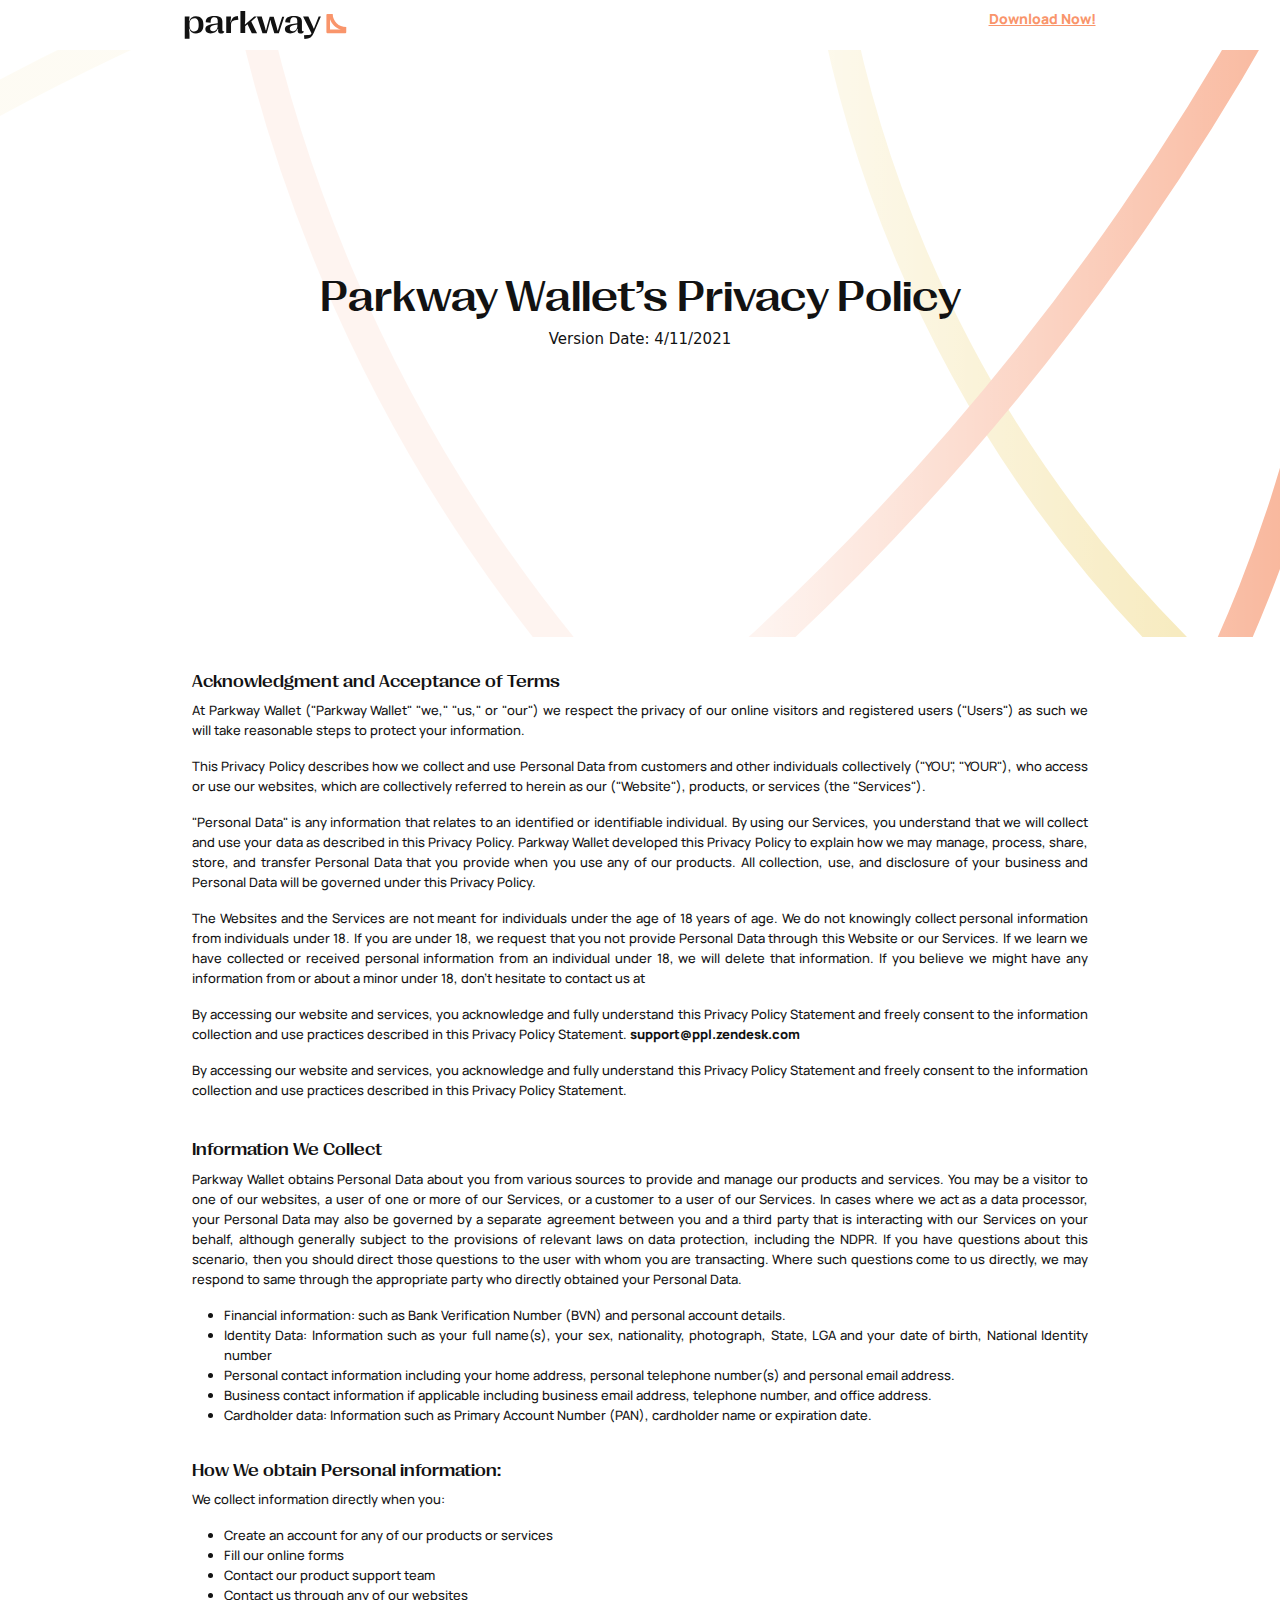
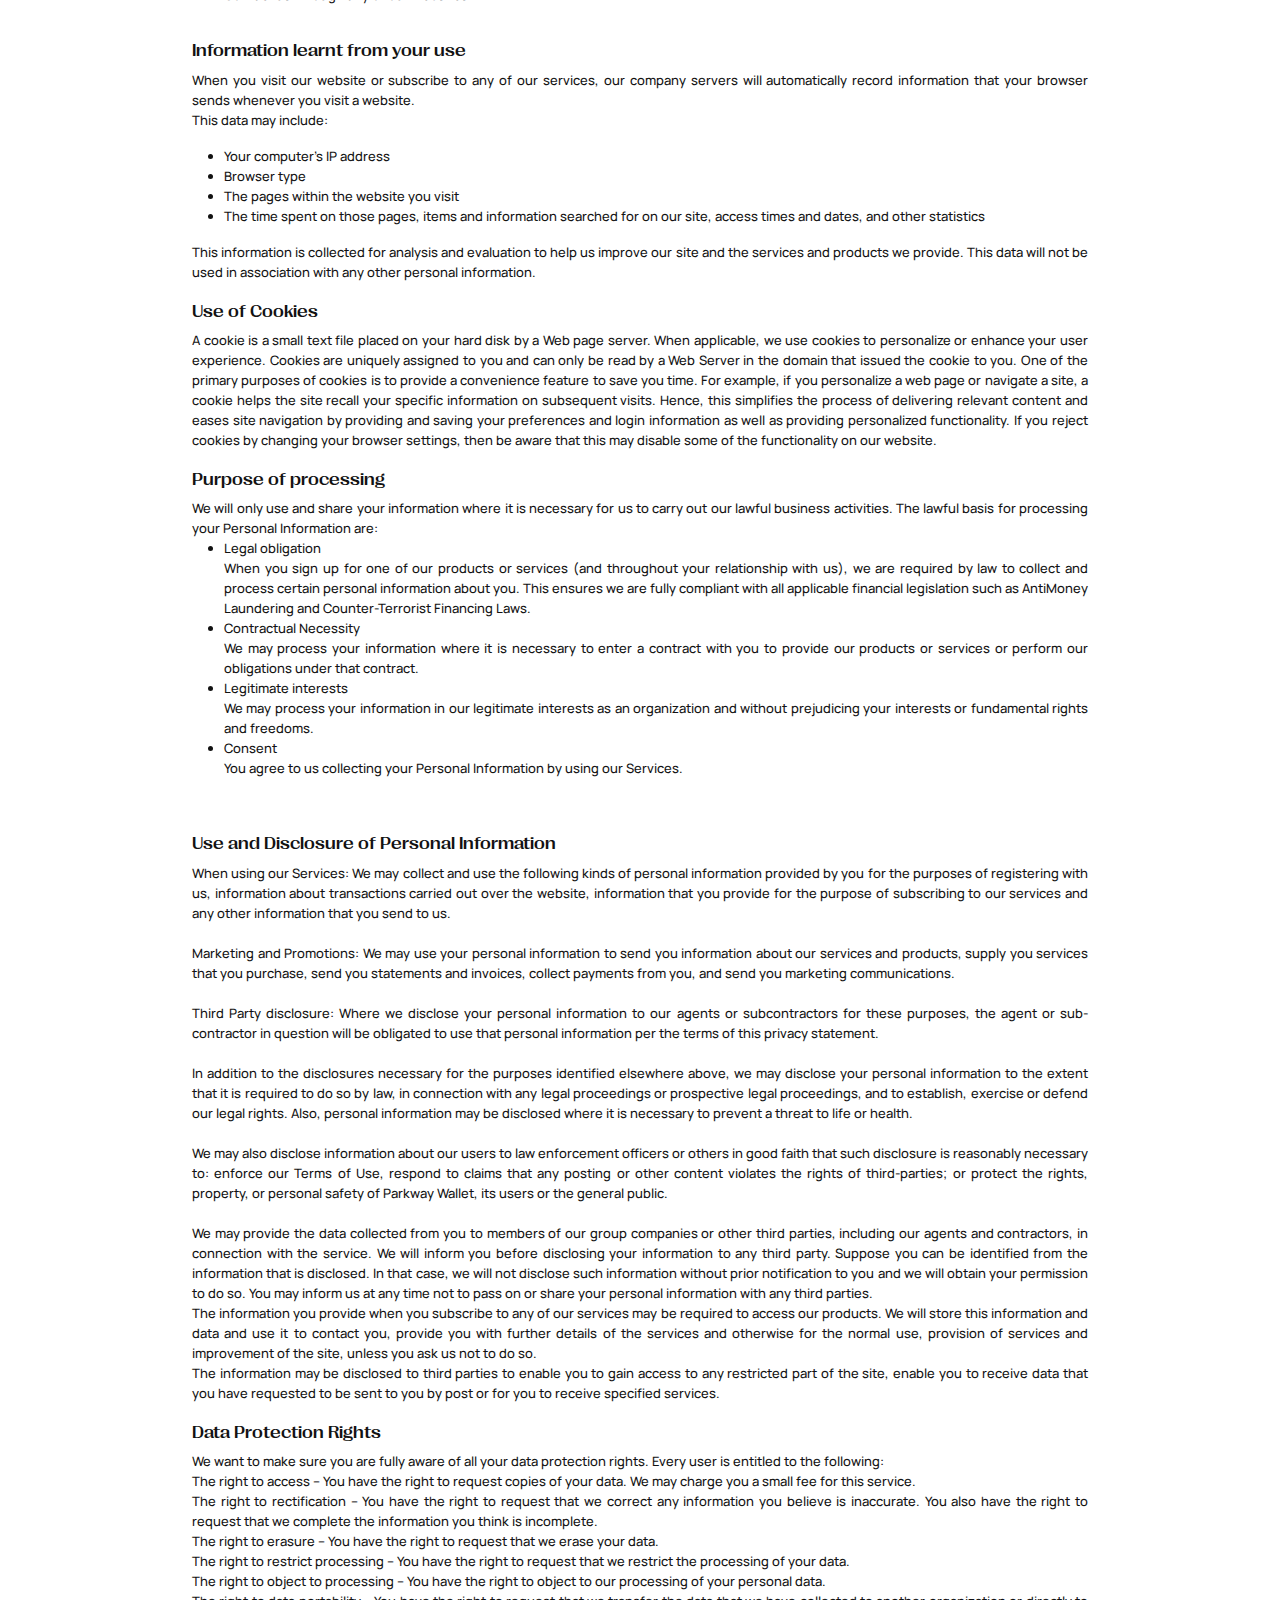
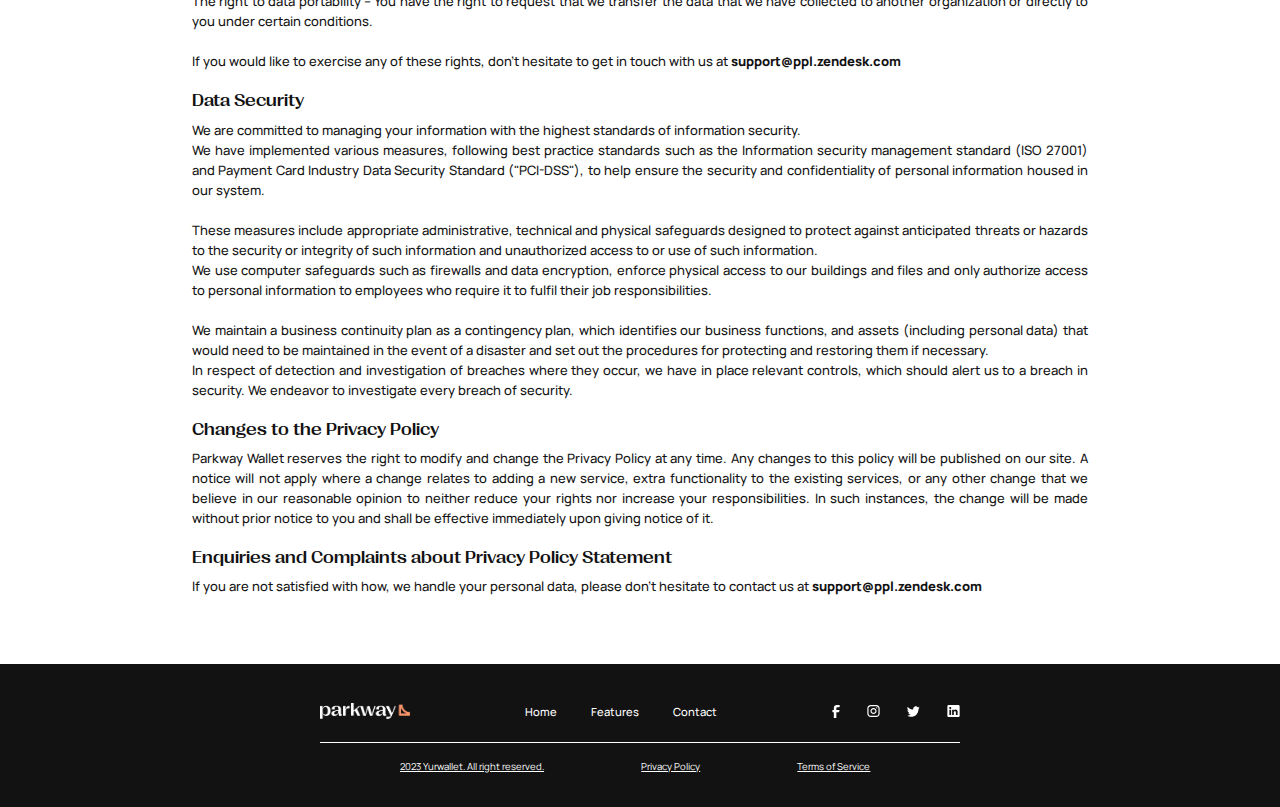
<file: policy.html>
<!DOCTYPE html>
<html lang="en">

<head>
    <meta charset="UTF-8">
    <meta name="viewport" content="width=device-width, initial-scale=1.0">
    <title>Privacy Policy</title>
    <link href="https://fonts.googleapis.com/css2?family=Manrope:wght@400;500;600;700;800&family=Nunito:wght@200;300;400;500;700&family=Roboto:wght@100;400&display=swap" rel="stylesheet">
    <link rel="stylesheet" href="https://cdn.jsdelivr.net/npm/bootstrap@5.3.0-alpha1/dist/css/bootstrap.min.css">
    <link rel="stylesheet" href="policy.css">
</head>
<body>

    <nav id="mainNavbar" class="navbar navbar-dark navbar-expand-md py-0 px-3 fixed-top">
        <div class="items">
            <img src="images\logo2.svg" alt="" class="logo">
           <a href="./landing page.html#download-box" class="download">Download Now!</a> 
        </div>
    </nav>
    <section class="bgimg">
        <div class="overlay">
            <h1>Parkway Wallet’s Privacy Policy</h1>
            <p>Version Date: 4/11/2021</p>
        </div>
    </section>
    <div class="bod">
        <div class="bodd">
            <h5>Acknowledgment and Acceptance of Terms</h5>
            <p>At Parkway Wallet ("Parkway Wallet" "we," "us," or "our") we respect the privacy of our online visitors and registered 
            users ("Users") as such we will take reasonable steps to protect your information.</p>
    
            <p>This Privacy Policy describes how we collect and use Personal 
            Data from customers and other individuals collectively ("YOU", "YOUR"),
            who access or use our websites, which are collectively
             referred to herein as our ("Website"), products, or services (the "Services").</p>
    
            <p>"Personal Data" is any information that relates to an identified or identifiable individual. By using our Services, you understand that we will collect and use your data as described in this Privacy Policy. Parkway Wallet developed this Privacy Policy to explain how we may manage, process, share, store, and transfer Personal Data that you provide when you use any of our products. 
            All collection, use, and disclosure of your business and Personal 
            Data will be governed under this Privacy Policy. </p>
    
           <p>The Websites and the Services are not meant for individuals under the age of 18 years of age. We do not knowingly collect personal information from individuals under 18. If you are under 18, we request that you not provide Personal Data through this Website or our Services. If we learn we have collected or received personal information from an individual under 18, we will delete that information. If you believe we might have any 
            information from or about a minor under 18, don't hesitate to contact us at</p>
        
            <p>By accessing our website and services, you acknowledge and fully understand this Privacy Policy Statement and freely consent to the information collection and use practices 
            described in this Privacy Policy Statement. <a href="support@ppl.zendesk.com" style="text-decoration:none;">support@ppl.zendesk.com</a> </p>
       
            <p>By accessing our website and services, you acknowledge and fully understand this Privacy Policy Statement and freely consent to the information collection 
            and use practices described in this Privacy Policy Statement.</p>
        </div>
    </div><br>
    
    <div class="bod">
        <div class="bodd">
            <h5>Information We Collect</h5>
            <p>Parkway Wallet obtains Personal Data about you from various sources to provide and manage our products and services. You may be a visitor to one of our websites, a user of one or more of our Services, or a customer to a user of our Services. In cases where we act as a data processor, your Personal Data may also be governed by a separate agreement between you and a third party that is interacting with our Services on your behalf, although generally subject to the provisions of relevant laws on data protection, including the NDPR. If you have questions about this scenario, then you should direct those questions to the user with whom you are transacting. Where such questions come to us directly, 
            we may respond to same through the appropriate party who directly obtained your Personal Data.</p>
                
            <ul>
                <li>Financial information: such as Bank Verification Number (BVN) and personal account details.</li>
                <li>Identity Data: Information such as your full name(s), your sex, nationality, photograph, State, LGA and your date of birth, National Identity number</li>
                <li>Personal contact information including your home address, personal telephone number(s) and personal email address.</li>
                <li>Business contact information if applicable including business email address, telephone number, and office address.</li>
                <li>Cardholder data: Information such as Primary Account Number (PAN), cardholder name or expiration date.</li>
            </ul><br>
        </div>
    </div>

    <div class="bod">
        <div class="bodd">
            <h5>How We obtain Personal information:</h5>
            <p>We collect information directly when you:</p>
            <ul>
               <li>Create an account for any of our products or services</li>
               <li>Fill our online forms</li>
               <li>Contact our product support team</li>
               <li>Contact us through any of our websites</li>
            </ul><br>
        </div>
    </div>

    <div class="bod">
        <div class="bodd">
            <h5>Information learnt from your use</h5>
           <p> When you visit our website or subscribe to any of our services, our company servers will automatically record 
            information that your browser sends whenever you visit a website. <br>
            This data may include:</p>
            <ul>
              <li>Your computer's IP address</li>
              <li>Browser type</li>
              <li>The pages within the website you visit</li>
              <li>The time spent on those pages, items and information searched for on our site,
               access times and dates, and other statistics</li>
            </ul>
            This information is collected for analysis and evaluation to help us improve our site and the services and products we provide. 
            This data will not be used in association with any other personal information.<br><br>
        </div>
    </div>
    
    <div class="bod">
        <div class="bodd">
            <h5>Use of Cookies</h5>
            A cookie is a small text file placed on your hard disk by a Web page server. 
            When applicable, we use cookies to personalize or enhance your user experience. 
            Cookies are uniquely assigned to you and can only be read by a Web Server in the domain that issued the cookie to you. One of the primary purposes of cookies is to provide a convenience feature to save you time. For example, if you personalize a web page or navigate a site, a cookie helps the site recall your specific information on subsequent visits. Hence, this simplifies the process of delivering relevant content and eases site navigation by providing and saving your preferences and login information as well as providing personalized functionality. If you reject cookies by changing your browser settings, 
            then be aware that this may disable some of the functionality on our website.<br><br>
        </div>
    </div>
        
    <div class="bod">
        <div class="bodd">
            <h5>Purpose of processing</h5>
            We will only use and share your information where 
            it is necessary for us to carry out our lawful business activities. 
            The lawful basis for processing your Personal Information are:
            <ul>
            <li>Legal obligation</li> 
            When you sign up for one of our products or services (and throughout your relationship with us), 
            we are required by law to collect and process certain personal information about you. 
            This ensures we are fully compliant with all applicable financial legislation
            such as AntiMoney Laundering and Counter-Terrorist Financing Laws.
            <li>Contractual Necessity</li>
            We may process your information where it is necessary to enter a contract with you to provide our products or services or perform our obligations under that contract.
            <li>Legitimate interests</li>
            We may process your information in our legitimate interests as an organization and without prejudicing your interests or fundamental rights and freedoms.
            <li>Consent</li>
            You agree to us collecting your Personal Information by using our Services.
            </ul><br><br>
        </div>
    </div>

    <div class="bod">
        <div class="bodd">
            <h5>Use and Disclosure of Personal Information</h5>
            When using our Services: We may collect and use the following kinds of personal information provided by you for the purposes of registering with us, information about transactions carried out over the website, information that you provide for the purpose of subscribing to our services and any other information that you send to us.<br><br>

            Marketing and Promotions: We may use your personal information to send you information about our services and products, supply you services that you purchase, send you statements and invoices, collect payments from you, and send you marketing communications.<br><br>
            
            Third Party disclosure: Where we disclose your personal information to our agents or subcontractors for these purposes, the agent or sub-contractor in question will be obligated to use that personal information per the terms of this privacy statement.<br><br>
            
            In addition to the disclosures necessary for the purposes identified elsewhere above, we may disclose your personal information to the extent that it is required to do so by law, in connection with any legal proceedings or prospective legal proceedings, and to establish, exercise or defend our legal rights. Also, personal information may be disclosed where it is necessary to prevent a threat to life or health.<br><br>
            We may also disclose information about our users to law enforcement officers or others in good faith that such disclosure is reasonably necessary to: enforce our Terms of Use, respond to claims that any posting or other content violates the rights of third-parties; or protect the rights, property, or personal safety of Parkway Wallet, its users or the general public.<br><br>
            
            We may provide the data collected from you to members of our group companies or other third parties, including our agents and contractors, in connection with the service. We will inform you before disclosing your information to any third party. Suppose you can be identified from the information that is disclosed. In that case, we will not disclose such information without prior notification to you and we will obtain your permission to do so. You may inform us at any time not to pass on or share your personal information with any third parties.<br>
            The information you provide when you subscribe to any of our services may be required to access our products. We will store this information and data and use it to contact you, provide you with further details of the services and otherwise for the normal use, provision of services and improvement of the site, unless you ask us not to do so.<br>
            The information may be disclosed to third parties to enable you to gain access to any restricted part of the site, enable you to receive data that you have requested to be sent to you by post or for you to receive specified services.<br><br>
        </div>
    </div>

    <div class="bod">
        <div class="bodd">
            <h5>Data Protection Rights</h5>
            We want to make sure you are fully aware of all your data protection rights.
            Every user is entitled to the following: <br>

            The right to access – You have the right to request copies of your data. We may charge you a small fee for this service.<br>

            The right to rectification – You have the right to request that we correct any information you believe is inaccurate. 
            You also have the right to request that we complete the information you think is incomplete.<br>

            The right to erasure – You have the right to request that we erase your data.<br>

            The right to restrict processing – You have the right to request that we restrict the
            processing of your data.<br>

            The right to object to processing – You have the right to object to our processing of your personal data.<br>

            The right to data portability – You have the right to request that we transfer the data that we have 
            collected to another organization or directly to you under certain conditions.<br><br>

            If you would like to exercise any of these rights, don't hesitate to get in touch with us at
            <a href="support@ppl.zendesk.com" style="text-decoration: none;">support@ppl.zendesk.com</a><br><br>
        </div>
    </div>

    <div class="bod">   
        <div class="bodd">
            <h5>Data Security</h5>
            We are committed to managing your information with the highest standards of information security.<br>
            We have implemented various measures, following best practice standards such as the Information security management standard (ISO 27001) and Payment Card Industry Data Security Standard ("PCI-DSS"), 
            to help ensure the security and confidentiality of personal information housed in our system.<br><br>

            These measures include appropriate administrative, technical and physical safeguards designed to 
            protect against anticipated threats or hazards to the security or 
            integrity of such information and unauthorized access to or use of such information.<br>
            We use computer safeguards such as firewalls and data encryption, enforce physical access to our buildings and 
            files and only authorize access to personal information 
            to employees who require it to fulfil their job responsibilities.<br><br>

            We maintain a business continuity plan as a contingency plan, which identifies our business functions, and 
            assets (including personal data) that would need to be maintained in the event of a disaster and 
            set out the procedures for protecting and restoring them if necessary.<br>
            In respect of detection and investigation of breaches where they occur, 
            we have in place relevant controls, which should alert us to a breach in security. 
            We endeavor to investigate every breach of security.<br><br>
        </div>
    </div>

    <div class="bod">   
        <div class="bodd">
            <h5>Changes to the Privacy Policy</h5>
            Parkway Wallet reserves the right to modify and change the Privacy Policy at any time. 
            Any changes to this policy will be published on our site.
            A notice will not apply where a change relates to adding a new service, extra functionality to the existing services, or any other change that we believe in our reasonable opinion to neither reduce your rights nor increase your responsibilities. In such instances, the change will be made 
            without prior notice to you and shall be effective immediately upon giving notice of it.<br><br>
        </div>
    </div>

    <div class="bod">   
        <div class="bodd">
            <h5>Enquiries and Complaints about Privacy Policy Statement</h5>
            If you are not satisfied with how, we handle your personal data, 
            please don't hesitate to contact us at 
            <a href="support@ppl.zendesk.com" style="text-decoration: none;">support@ppl.zendesk.com</a><br><br>
        </div>
    </div>

    <section class="footer">
        <div class="connect">
           <img src="images/logo.png" alt="" class="logo2">
           <div class="contact">
              <a href="./landing page.html">Home</a>
              <a href="./landing page.html#features">Features</a>
              <a href="./landing page.html#contact">Contact</a>
            </div>
            <div class="socials">
                <img src="./images/fb.svg" alt="" class="fb">
                <img src="./images/ig.svg" alt="" class="">
                <img src="./images/twitter.svg" alt="">
                <img src="./images/linkedin.svg" alt="">
            </div>
        </div>
        <div class="docs">
           <a href="">2023 Yurwallet. All right reserved.</a>
           <a href="./policy.html">Privacy Policy</a>
           <a href="./tos.html">Terms of Service</a>
        </div>
    </section>
</body>
</html>
</file>
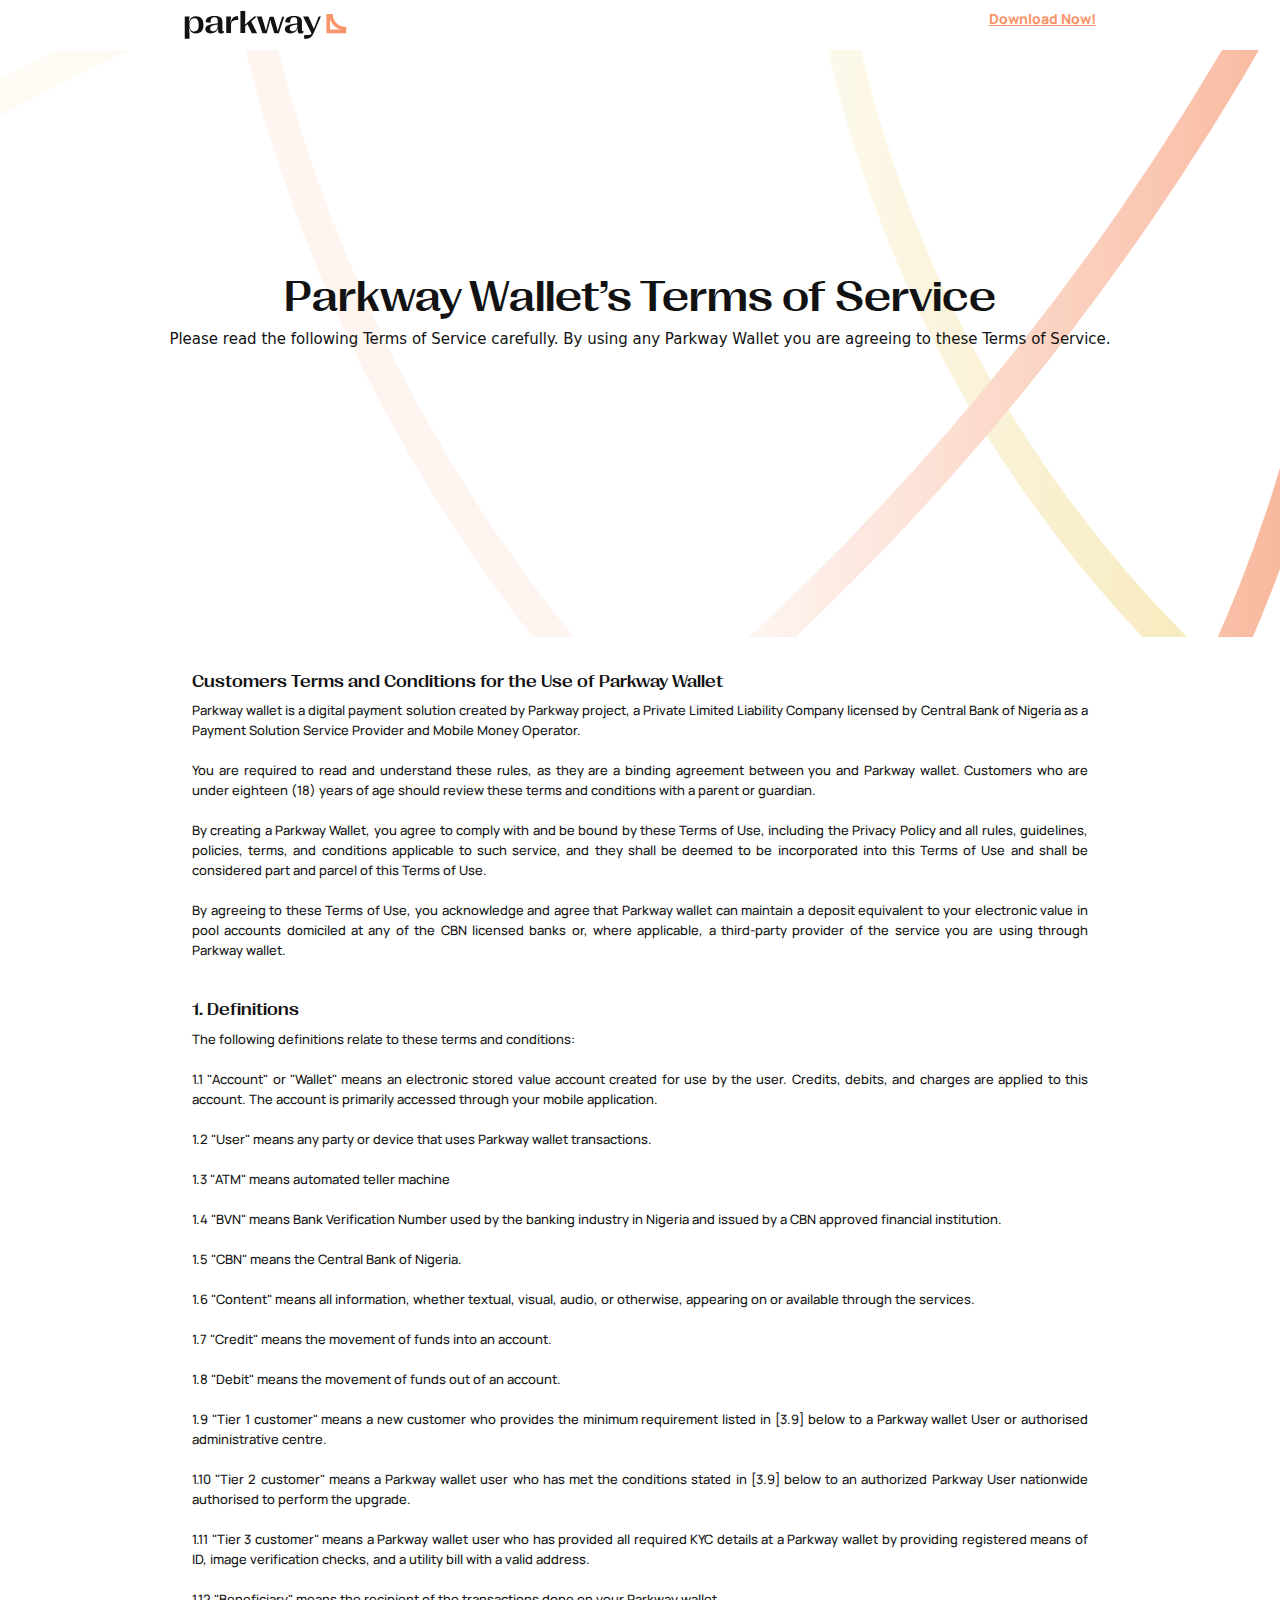
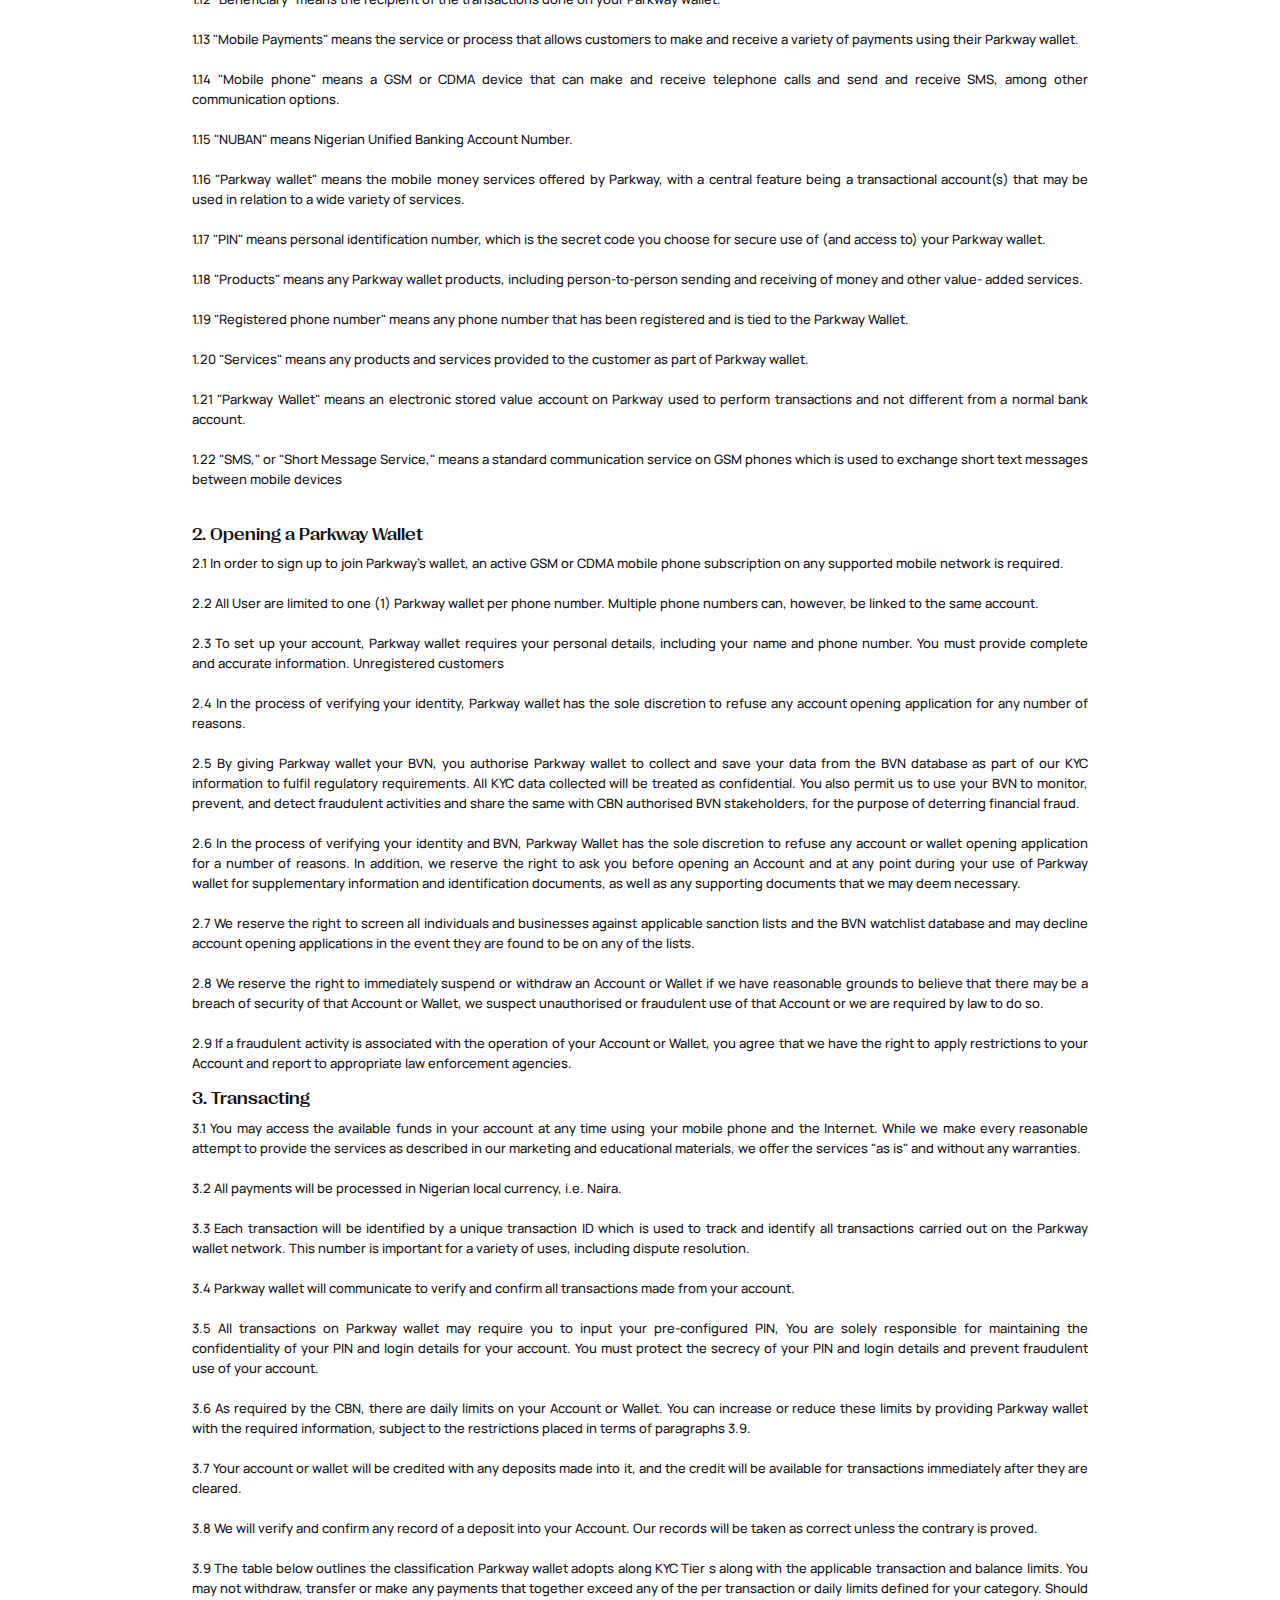
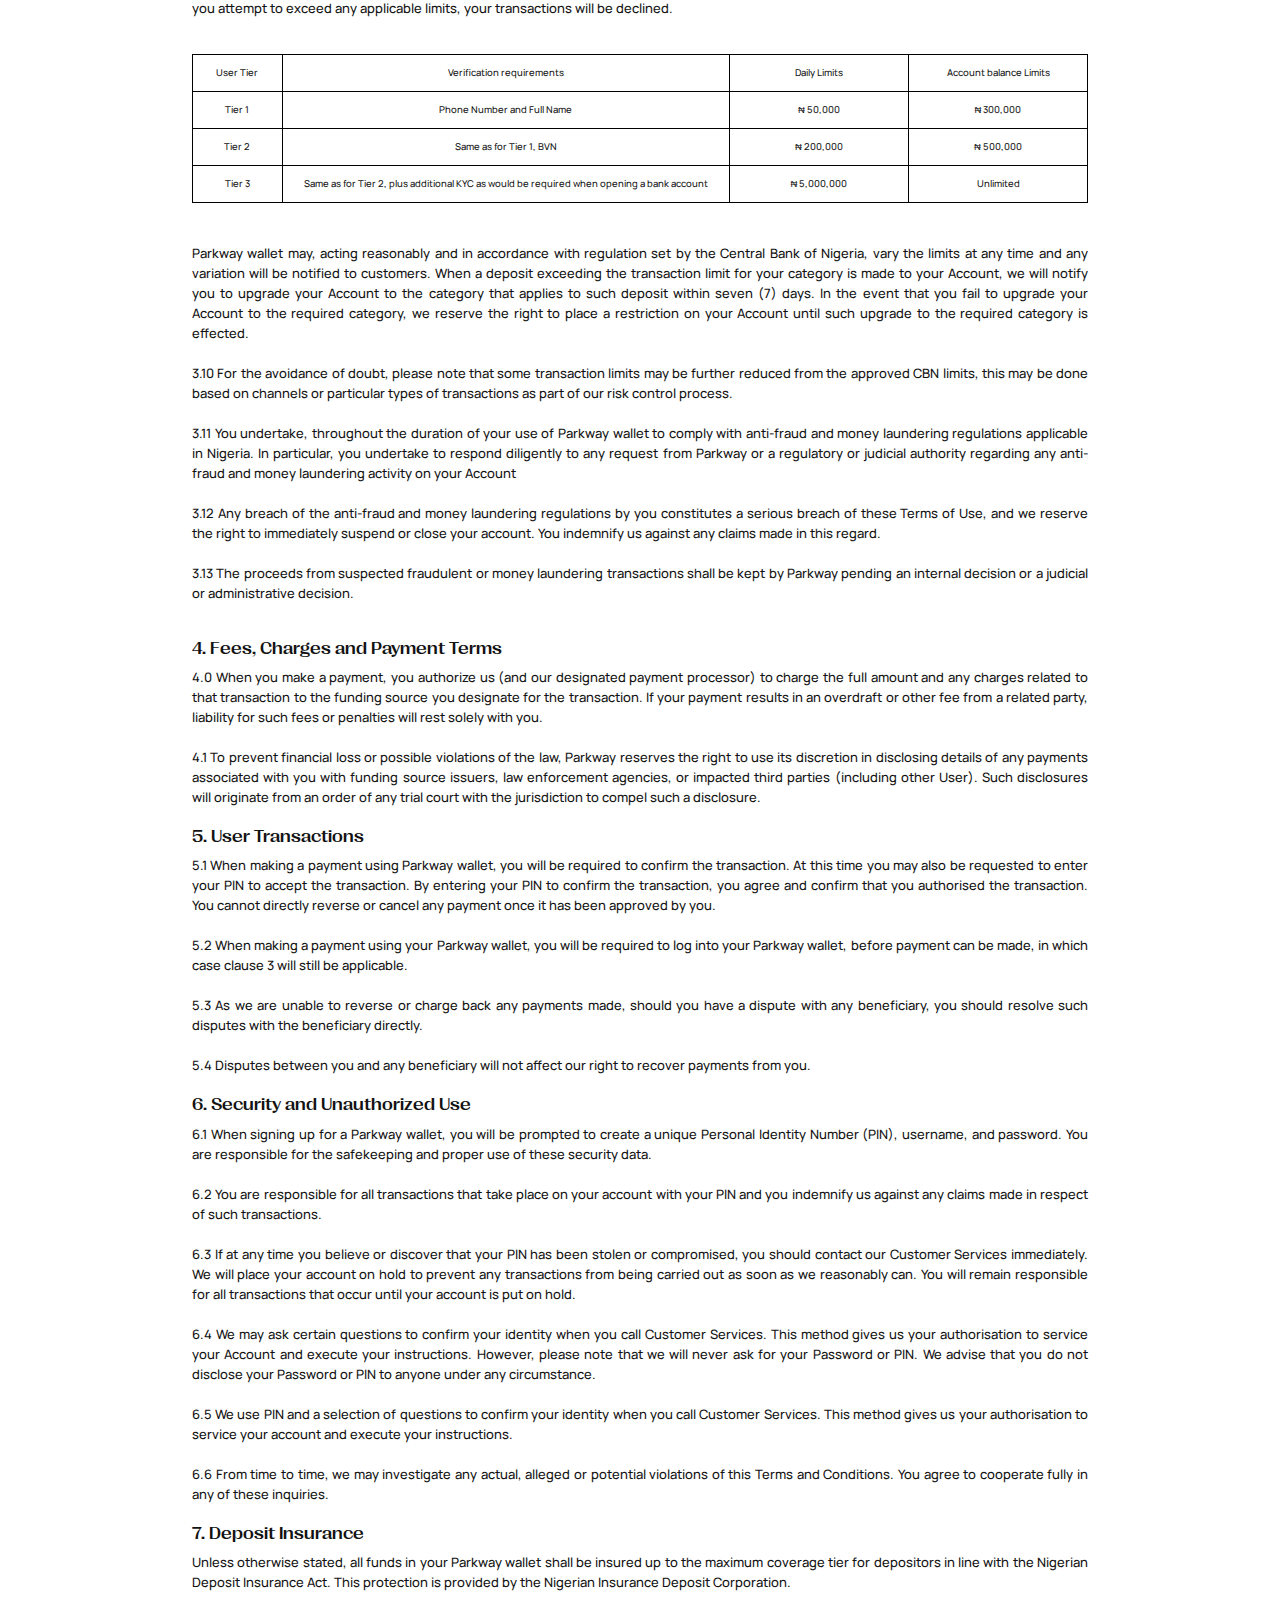
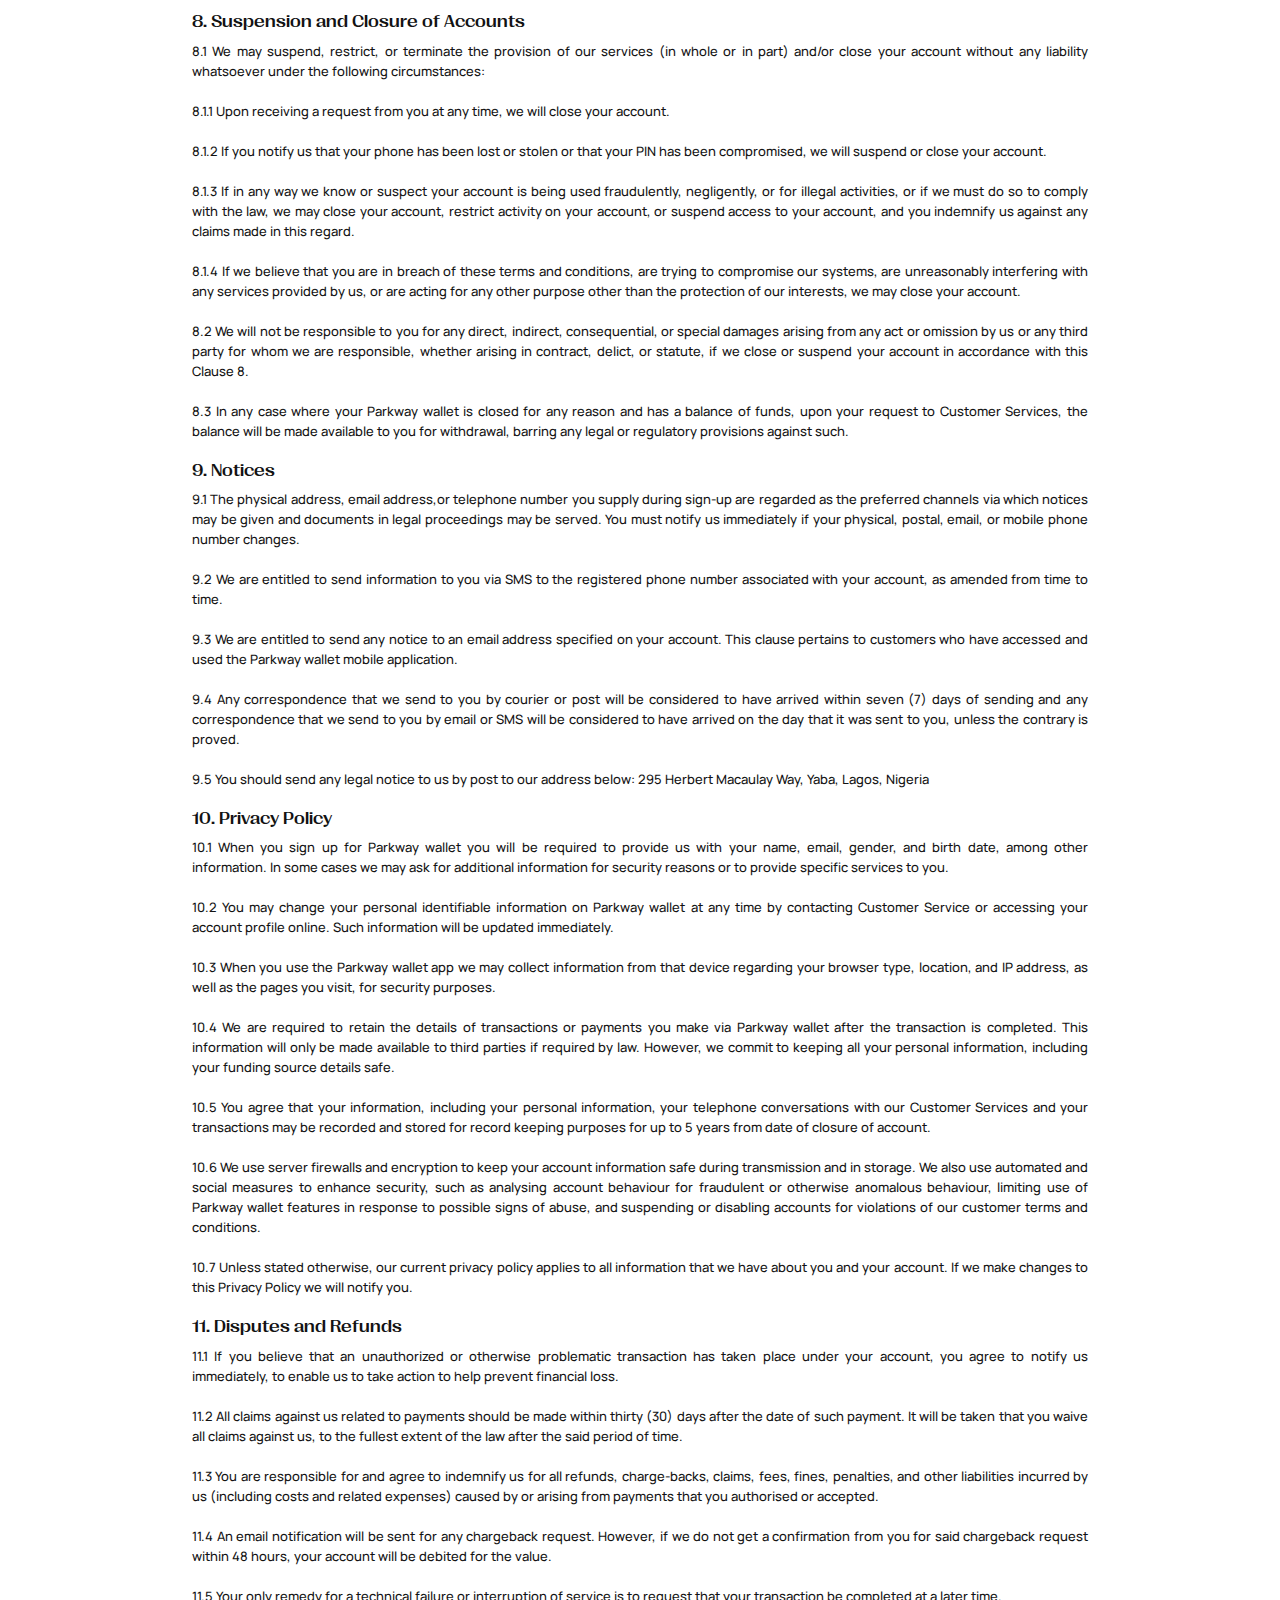
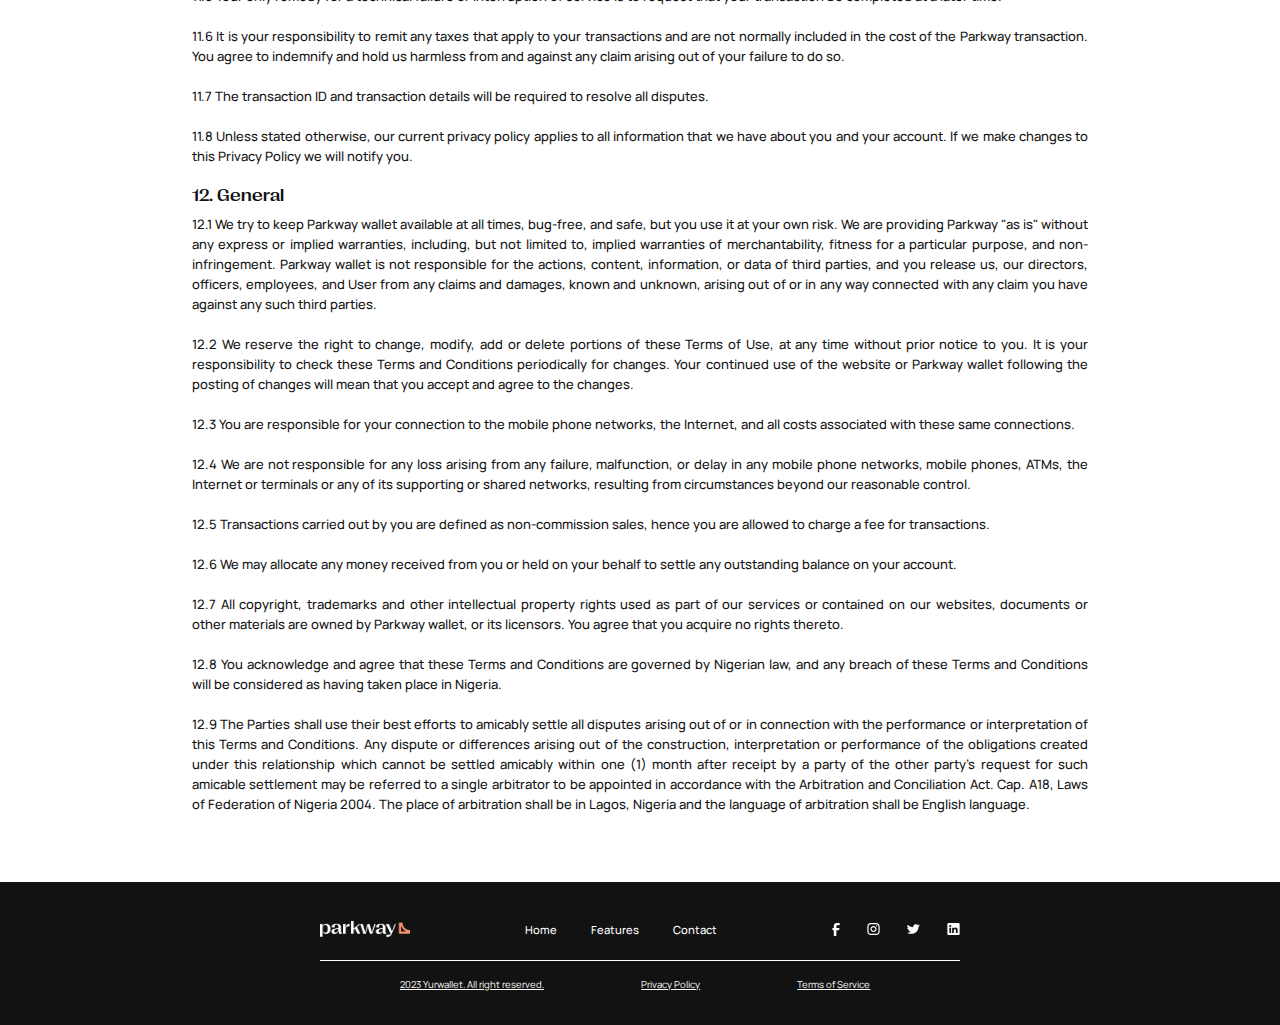
<file: tos.html>
<!DOCTYPE html>
<html lang="en">

<head>
    <meta charset="UTF-8">
    <meta name="viewport" content="width=device-width, initial-scale=1.0">
    <title>Privacy Policy</title>
    <link href="https://fonts.googleapis.com/css2?family=Manrope:wght@400;500;600;700;800&family=Nunito:wght@200;300;400;500;700&family=Roboto:wght@100;400&display=swap" rel="stylesheet">
    <link rel="stylesheet" href="https://cdn.jsdelivr.net/npm/bootstrap@5.3.0-alpha1/dist/css/bootstrap.min.css">
    <link rel="stylesheet" href="tos.css">
</head>
<body>

    <nav id="mainNavbar" class="navbar navbar-dark navbar-expand-md py-0 px-3 fixed-top">
        <div class="items">
            <img src="images\logo2.svg" alt="" class="logo">
           <a href="./landing page.html#download-box" class="download">Download Now!</a> 
        </div>
    </nav>
    <section class="bgimg">
        <div class="overlay">
            <h1>Parkway Wallet’s Terms of Service</h1>
            <p>Please read the following Terms of Service carefully. By using any Parkway Wallet you are agreeing to these Terms of Service.</p>
        </div>
    </section>
    <div class="bod">
        <div class="bodd">
            <h5>Customers Terms and Conditions for the Use of Parkway Wallet</h5>
            <p>Parkway wallet is a digital payment solution created by Parkway project, a Private Limited Liability Company licensed by Central Bank of Nigeria as a Payment Solution Service Provider and Mobile Money Operator.<br><br>

            You are required to read and understand these rules, as they are a binding agreement between you and Parkway wallet. Customers who are under eighteen (18) years of age should review these terms and conditions with a parent or guardian.<br><br>
                
            By creating a Parkway Wallet, you agree to comply with and be bound by these Terms of Use, including the Privacy Policy and all rules, guidelines, policies, terms, and conditions applicable to such service, and they shall be deemed to be incorporated into this Terms of Use and shall be considered part and parcel of this Terms of Use.<br><br>
                
            By agreeing to these Terms of Use, you acknowledge and agree that Parkway wallet can maintain a deposit equivalent to your electronic value in pool accounts domiciled at any of the CBN licensed banks or, where applicable, a third-party provider of the service you are using through Parkway wallet.
                
            </p>
        </div>
    </div><br>
    
    <div class="bod">
        <div class="bodd">
            <h5>1. Definitions</h5>
            <p>
                The following definitions relate to these terms and conditions:<br><br>

                1.1 "Account" or "Wallet" means an electronic stored value account created for use by the user. Credits, debits, and charges are applied to this account. The account is primarily accessed through your mobile application.<br><br>
                
                1.2 "User" means any party or device that uses Parkway wallet transactions.<br><br>
                
                1.3 "ATM" means automated teller machine<br><br>
                
                1.4 "BVN" means Bank Verification Number used by the banking industry in Nigeria and issued by a CBN approved financial institution.<br><br>
                
                1.5 "CBN" means the Central Bank of Nigeria.<br><br>
                
                1.6 "Content" means all information, whether textual, visual, audio, or otherwise, appearing on or available through the services.<br><br>
                
                1.7 "Credit" means the movement of funds into an account.<br><br>
                
                1.8 "Debit" means the movement of funds out of an account.<br><br>
                
                1.9 "Tier 1 customer" means a new customer who provides the minimum requirement listed in [3.9] below to a Parkway wallet User or authorised administrative centre.<br><br>
                
                1.10 "Tier 2 customer" means a Parkway wallet user who has met the conditions stated in [3.9] below to an authorized Parkway User nationwide authorised to perform the upgrade.<br><br>
                
                1.11 "Tier 3 customer" means a Parkway wallet user who has provided all required KYC details at a Parkway wallet by providing registered means of ID, image verification checks, and a utility bill with a valid address.<br><br>
                
                1.12 "Beneficiary" means the recipient of the transactions done on your Parkway wallet.<br><br>
                
                1.13 "Mobile Payments" means the service or process that allows customers to make and receive a variety of payments using their Parkway wallet.<br><br>
                
                1.14 "Mobile phone" means a GSM or CDMA device that can make and receive telephone calls and send and receive SMS, among other communication options.<br><br>
                
                1.15 "NUBAN" means Nigerian Unified Banking Account Number.<br><br>
                
                1.16 "Parkway wallet" means the mobile money services offered by Parkway, with a central feature being a transactional account(s) that may be used in relation to a wide variety of services.<br><br>
                
                1.17 "PIN" means personal identification number, which is the secret code you choose for secure use of (and access to) your Parkway wallet.<br><br>
                
                1.18 "Products" means any Parkway wallet products, including person-to-person sending and receiving of money and other value- added services.<br><br>
                
                1.19 "Registered phone number" means any phone number that has been registered and is tied to the Parkway Wallet.<br><br>
                
                1.20 "Services" means any products and services provided to the customer as part of Parkway wallet.<br><br>
                
                1.21 "Parkway Wallet" means an electronic stored value account on Parkway used to perform transactions and not different from a normal bank account.<br><br>
                
                1.22 "SMS," or "Short Message Service," means a standard communication service on GSM phones which is used to exchange short text messages between mobile devices<br><br>
            </p>    
        </div>
    </div>

    <div class="bod">
        <div class="bodd">
            <h5>2. Opening a Parkway Wallet</h5>
            <p>
                2.1 In order to sign up to join Parkway's wallet, an active GSM or CDMA mobile phone subscription on any supported mobile network is required.<br><br>

                2.2 All User are limited to one (1) Parkway wallet per phone number. Multiple phone numbers can, however, be linked to the same account.<br><br>
                
                2.3 To set up your account, Parkway wallet requires your personal details, including your name and phone number. You must provide complete and accurate information. Unregistered customers<br><br>
                
                2.4 In the process of verifying your identity, Parkway wallet has the sole discretion to refuse any account opening application for any number of reasons.<br><br>
                
                2.5 By giving Parkway wallet your BVN, you authorise Parkway wallet to collect and save your data from the BVN database as part of our KYC information to fulfil regulatory requirements. All KYC data collected will be treated as confidential. You also permit us to use your BVN to monitor, prevent, and detect fraudulent activities and share the same with CBN authorised BVN stakeholders, for the purpose of deterring financial fraud.<br><br>
                
                2.6 In the process of verifying your identity and BVN, Parkway Wallet has the sole discretion to refuse any account or wallet opening application for a number of reasons. In addition, we reserve the right to ask you before opening an Account and at any point during your use of Parkway wallet for supplementary information and identification documents, as well as any supporting documents that we may deem necessary.<br><br>
                
                2.7 We reserve the right to screen all individuals and businesses against applicable sanction lists and the BVN watchlist database and may decline account opening applications in the event they are found to be on any of the lists.<br><br>
                
                2.8 We reserve the right to immediately suspend or withdraw an Account or Wallet if we have reasonable grounds to believe that there may be a breach of security of that Account or Wallet, we suspect unauthorised or fraudulent use of that Account or we are required by law to do so.<br><br>
                
                2.9 If a fraudulent activity is associated with the operation of your Account or Wallet, you agree that we have the right to apply restrictions to your Account and report to appropriate law enforcement agencies.<br>
            </p>    
        </div>
    </div>

    <div class="bod">
        <div class="bodd">
            <h5>3. Transacting</h5>
           <p> 
                3.1 You may access the available funds in your account at any time using your mobile phone and the Internet. While we make every reasonable attempt to provide the services as described in our marketing and educational materials, we offer the services "as is" and without any warranties.<br><br>

                3.2 All payments will be processed in Nigerian local currency, i.e. Naira.<br><br>
            
                3.3 Each transaction will be identified by a unique transaction ID which is used to track and identify all transactions carried out on the Parkway wallet network. This number is important for a variety of uses, including dispute resolution.<br><br>
            
                3.4 Parkway wallet will communicate to verify and confirm all transactions made from your account.<br><br>
            
                3.5 All transactions on Parkway wallet may require you to input your pre-configured PIN, You are solely responsible for maintaining the confidentiality of your PIN and login details for your account. You must protect the secrecy of your PIN and login details and prevent fraudulent use of your account.<br><br>
            
                3.6 As required by the CBN, there are daily limits on your Account or Wallet. You can increase or reduce these limits by providing Parkway wallet with the required information, subject to the restrictions placed in terms of paragraphs 3.9.<br><br>
            
                3.7 Your account or wallet will be credited with any deposits made into it, and the credit will be available for transactions immediately after they are cleared.<br><br>
            
                3.8 We will verify and confirm any record of a deposit into your Account. Our records will be taken as correct unless the contrary is proved.<br><br>
            
                3.9 The table below outlines the classification Parkway wallet adopts along KYC Tier s along with the applicable transaction and balance limits. You may not withdraw, transfer or make any payments that together exceed any of the per transaction or daily limits defined for your category. Should you attempt to exceed any applicable limits, your transactions will be declined.<br><br>
            </p>    
            <table>
                <tr>
                  <td class="small">User Tier</td>
                  <td class="medium">Verification requirements</td>
                  <td class="large">Daily Limits</td>
                  <td class="extra-large">Account balance Limits</td>
                </tr>
                <tr>
                  <td class="small">Tier 1</td>
                  <td class="medium">Phone Number and Full Name</td>
                  <td class="large">₦ 50,000</td>
                  <td class="extra-large">₦ 300,000</td>
                </tr>
                <tr>
                  <td class="small">Tier 2</td>
                  <td class="medium">Same as for Tier 1, BVN</td>
                  <td class="large">₦ 200,000</td>
                  <td class="extra-large">₦ 500,000</td>
                </tr>
                <tr>
                  <td class="small">Tier 3</td>
                  <td class="medium">Same as for Tier 2, plus additional KYC as would be required when opening a bank account</td>
                  <td class="large">₦ 5,000,000</td>
                  <td class="extra-large">Unlimited</td>
                </tr>
              </table><br><br>
            <p>
                Parkway wallet may, acting reasonably and in accordance with regulation set by the Central Bank of Nigeria, vary the limits at any time and any variation will be notified to customers. When a deposit exceeding the transaction limit for your category is made to your Account, we will notify you to upgrade your Account to the category that applies to such deposit within seven (7) days. In the event that you fail to upgrade your Account to the required category, we reserve the right to place a restriction on your Account until such upgrade to the required category is effected.<br><br>

                3.10 For the avoidance of doubt, please note that some transaction limits may be further reduced from the approved CBN limits, this may be done based on channels or particular types of transactions as part of our risk control process.<br><br>
                
                3.11 You undertake, throughout the duration of your use of Parkway wallet to comply with anti-fraud and money laundering regulations applicable in Nigeria. In particular, you undertake to respond diligently to any request from Parkway or a regulatory or judicial authority regarding any anti-fraud and money laundering activity on your Account<br><br>
                
                3.12 Any breach of the anti-fraud and money laundering regulations by you constitutes a serious breach of these Terms of Use, and we reserve the right to immediately suspend or close your account. You indemnify us against any claims made in this regard.<br><br>
                
                3.13 The proceeds from suspected fraudulent or money laundering transactions shall be kept by Parkway pending an internal decision or a judicial or administrative decision.<br><br>
            </p>
        </div>
    </div>
    
    <div class="bod">
        <div class="bodd">
            <h5>4. Fees, Charges and Payment Terms</h5>
            4.0 When you make a payment, you authorize us (and our designated payment processor) to charge the full amount and any charges related to that transaction to the funding source you designate for the transaction. If your payment results in an overdraft or other fee from a related party, liability for such fees or penalties will rest solely with you.<br><br>

            4.1 To prevent financial loss or possible violations of the law, Parkway reserves the right to use its discretion in disclosing details of any payments associated with you with funding source issuers, law enforcement agencies, or impacted third parties (including other User). Such disclosures will originate from an order of any trial court with the jurisdiction to compel such a disclosure.<br><br>
        </div>
    </div>
        
    <div class="bod">
        <div class="bodd">
            <h5>5. User Transactions</h5>
            5.1 When making a payment using Parkway wallet, you will be required to confirm the transaction. At this time you may also be requested to enter your PIN to accept the transaction. By entering your PIN to confirm the transaction, you agree and confirm that you authorised the transaction. You cannot directly reverse or cancel any payment once it has been approved by you.<br><br>

            5.2 When making a payment using your Parkway wallet, you will be required to log into your Parkway wallet, before payment can be made, in which case clause 3 will still be applicable.<br><br>

            5.3 As we are unable to reverse or charge back any payments made, should you have a dispute with any beneficiary, you should resolve such disputes with the beneficiary directly.<br><br>

            5.4 Disputes between you and any beneficiary will not affect our right to recover payments from you.<br><br>
        </div>
    </div>

    <div class="bod">
        <div class="bodd">
            <h5>6. Security and Unauthorized Use</h5>
            6.1 When signing up for a Parkway wallet, you will be prompted to create a unique Personal Identity Number (PIN), username, and password. You are responsible for the safekeeping and proper use of these security data.<br><br>

            6.2 You are responsible for all transactions that take place on your account with your PIN and you indemnify us against any claims made in respect of such transactions.<br><br>

            6.3 If at any time you believe or discover that your PIN has been stolen or compromised, you should contact our Customer Services immediately. We will place your account on hold to prevent any transactions from being carried out as soon as we reasonably can. You will remain responsible for all transactions that occur until your account is put on hold.<br><br>

            6.4 We may ask certain questions to confirm your identity when you call Customer Services. This method gives us your authorisation to service your Account and execute your instructions. However, please note that we will never ask for your Password or PIN. We advise that you do not disclose your Password or PIN to anyone under any circumstance.<br><br>

            6.5 We use PIN and a selection of questions to confirm your identity when you call Customer Services. This method gives us your authorisation to service your account and execute your instructions.<br><br>

            6.6 From time to time, we may investigate any actual, alleged or potential violations of this Terms and Conditions. You agree to cooperate fully in any of these inquiries.<br><br>
        </div>
    </div>

    <div class="bod">
        <div class="bodd">
            <h5>7. Deposit Insurance</h5>
            Unless otherwise stated, all funds in your Parkway wallet shall be insured up to the maximum coverage tier for depositors in line with the Nigerian Deposit Insurance Act. This protection is provided by the Nigerian Insurance Deposit Corporation.<br><br>
        </div>
    </div>

    <div class="bod">   
        <div class="bodd">
            <h5>8. Suspension and Closure of Accounts</h5>
            8.1 We may suspend, restrict, or terminate the provision of our services (in whole or in part) and/or close your account without any liability whatsoever under the following circumstances:<br><br>

            8.1.1 Upon receiving a request from you at any time, we will close your account.<br><br>

            8.1.2 If you notify us that your phone has been lost or stolen or that your PIN has been compromised, we will suspend or close your account.<br><br>

            8.1.3 If in any way we know or suspect your account is being used fraudulently, negligently, or for illegal activities, or if we must do so to comply with the law, we may close your account, restrict activity on your account, or suspend access to your account, and you indemnify us against any claims made in this regard.<br><br>

            8.1.4 If we believe that you are in breach of these terms and conditions, are trying to compromise our systems, are unreasonably interfering with any services provided by us, or are acting for any other purpose other than the protection of our interests, we may close your account.<br><br>

            8.2 We will not be responsible to you for any direct, indirect, consequential, or special damages arising from any act or omission by us or any third party for whom we are responsible, whether arising in contract, delict, or statute, if we close or suspend your account in accordance with this Clause 8.<br><br>

            8.3 In any case where your Parkway wallet is closed for any reason and has a balance of funds, upon your request to Customer Services, the balance will be made available to you for withdrawal, barring any legal or regulatory provisions against such.<br><br>
        </div>
    </div>

    <div class="bod">   
        <div class="bodd">
            <h5>9. Notices</h5>
            9.1 The physical address, email address,or telephone number you supply during sign-up are regarded as the preferred channels via which notices may be given and documents in legal proceedings may be served. You must notify us immediately if your physical, postal, email, or mobile phone number changes.<br><br>

            9.2 We are entitled to send information to you via SMS to the registered phone number associated with your account, as amended from time to time.<br><br>
            
            9.3 We are entitled to send any notice to an email address specified on your account. This clause pertains to customers who have accessed and used the Parkway wallet mobile application.<br><br>
            
            9.4 Any correspondence that we send to you by courier or post will be considered to have arrived within seven (7) days of sending and any correspondence that we send to you by email or SMS will be considered to have arrived on the day that it was sent to you, unless the contrary is proved.<br><br>
            
            9.5 You should send any legal notice to us by post to our address below: 295 Herbert Macaulay Way, Yaba, Lagos, Nigeria<br><br>
        </div>
    </div>

    <div class="bod">   
        <div class="bodd">
            <h5>10. Privacy Policy</h5>
            10.1 When you sign up for Parkway wallet you will be required to provide us with your name, email, gender, and birth date, among other information. In some cases we may ask for additional information for security reasons or to provide specific services to you.<br><br>

            10.2 You may change your personal identifiable information on Parkway wallet at any time by contacting Customer Service or accessing your account profile online. Such information will be updated immediately.<br><br>
            
            10.3 When you use the Parkway wallet app we may collect information from that device regarding your browser type, location, and IP address, as well as the pages you visit, for security purposes.<br><br>
            
            10.4 We are required to retain the details of transactions or payments you make via Parkway wallet after the transaction is completed. This information will only be made available to third parties if required by law. However, we commit to keeping all your personal information, including your funding source details safe.<br><br>
            
            10.5 You agree that your information, including your personal information, your telephone conversations with our Customer Services and your transactions may be recorded and stored for record keeping purposes for up to 5 years from date of closure of account.<br><br>
            
            10.6 We use server firewalls and encryption to keep your account information safe during transmission and in storage. We also use automated and social measures to enhance security, such as analysing account behaviour for fraudulent or otherwise anomalous behaviour, limiting use of Parkway wallet features in response to possible signs of abuse, and suspending or disabling accounts for violations of our customer terms and conditions.<br><br>
            
            10.7 Unless stated otherwise, our current privacy policy applies to all information that we have about you and your account. If we make changes to this Privacy Policy we will notify you.<br><br>
        </div>
    </div>

    <div class="bod">   
        <div class="bodd">
            <h5>11. Disputes and Refunds</h5>
            11.1 If you believe that an unauthorized or otherwise problematic transaction has taken place under your account, you agree to notify us immediately, to enable us to take action to help prevent financial loss.<br><br>

            11.2 All claims against us related to payments should be made within thirty (30) days after the date of such payment. It will be taken that you waive all claims against us, to the fullest extent of the law after the said period of time.<br><br>
            
            11.3 You are responsible for and agree to indemnify us for all refunds, charge-backs, claims, fees, fines, penalties, and other liabilities incurred by us (including costs and related expenses) caused by or arising from payments that you authorised or accepted.<br><br>
            
            11.4 An email notification will be sent for any chargeback request. However, if we do not get a confirmation from you for said chargeback request within 48 hours, your account will be debited for the value.<br><br>
            
            11.5 Your only remedy for a technical failure or interruption of service is to request that your transaction be completed at a later time.<br><br>
            
            11.6 It is your responsibility to remit any taxes that apply to your transactions and are not normally included in the cost of the Parkway transaction. You agree to indemnify and hold us harmless from and against any claim arising out of your failure to do so.<br><br>
            
            11.7 The transaction ID and transaction details will be required to resolve all disputes.<br><br>
            
            11.8 Unless stated otherwise, our current privacy policy applies to all information that we have about you and your account. If we make changes to this Privacy Policy we will notify you.<br><br>
        </div>
    </div>

    <div class="bod">   
        <div class="bodd">
            <h5>12. General</h5>
            12.1 We try to keep Parkway wallet available at all times, bug-free, and safe, but you use it at your own risk. We are providing Parkway "as is" without any express or implied warranties, including, but not limited to, implied warranties of merchantability, fitness for a particular purpose, and non-infringement. Parkway wallet is not responsible for the actions, content, information, or data of third parties, and you release us, our directors, officers, employees, and User from any claims and damages, known and unknown, arising out of or in any way connected with any claim you have against any such third parties.<br><br>

            12.2 We reserve the right to change, modify, add or delete portions of these Terms of Use, at any time without prior notice to you. It is your responsibility to check these Terms and Conditions periodically for changes. Your continued use of the website or Parkway wallet following the posting of changes will mean that you accept and agree to the changes.<br><br>
            
            12.3 You are responsible for your connection to the mobile phone networks, the Internet, and all costs associated with these same connections.<br><br>
            
            12.4 We are not responsible for any loss arising from any failure, malfunction, or delay in any mobile phone networks, mobile phones, ATMs, the Internet or terminals or any of its supporting or shared networks, resulting from circumstances beyond our reasonable control.<br><br>
            
            12.5 Transactions carried out by you are defined as non-commission sales, hence you are allowed to charge a fee for transactions.<br><br>
            
            12.6 We may allocate any money received from you or held on your behalf to settle any outstanding balance on your account.<br><br>
            
            12.7 All copyright, trademarks and other intellectual property rights used as part of our services or contained on our websites, documents or other materials are owned by Parkway wallet, or its licensors. You agree that you acquire no rights thereto.<br><br>
            
            12.8 You acknowledge and agree that these Terms and Conditions are governed by Nigerian law, and any breach of these Terms and Conditions will be considered as having taken place in Nigeria.<br><br>
            
            12.9 The Parties shall use their best efforts to amicably settle all disputes arising out of or in connection with the performance or interpretation of this Terms and Conditions. Any dispute or differences arising out of the construction, interpretation or performance of the obligations created under this relationship which cannot be settled amicably within one (1) month after receipt by a party of the other party's request for such amicable settlement may be referred to a single arbitrator to be appointed in accordance with the Arbitration and Conciliation Act. Cap. A18, Laws of Federation of Nigeria 2004. The place of arbitration shall be in Lagos, Nigeria and the language of arbitration shall be English language.<br><br>
        </div>
    </div>





    <section class="footer">
        <div class="connect">
           <img src="images/logo.png" alt="" class="logo2">
           <div class="contact">
            <a href="./landing page.html">Home</a>
            <a href="./landing page.html#features">Features</a>
            <a href="./landing page.html#contact">Contact</a>
            </div>
            <div class="socials">
                <img src="./images/fb.svg" alt="" class="fb">
                <img src="./images/ig.svg" alt="" class="">
                <img src="./images/twitter.svg" alt="">
                <img src="./images/linkedin.svg" alt="">
            </div>
        </div>
        <div class="docs">
           <a href="">2023 Yurwallet. All right reserved.</a>
           <a href="./policy.html">Privacy Policy</a>
           <a href="./tos.html">Terms of Service</a>
        </div>
    </section>
</body>
</html>
</file>
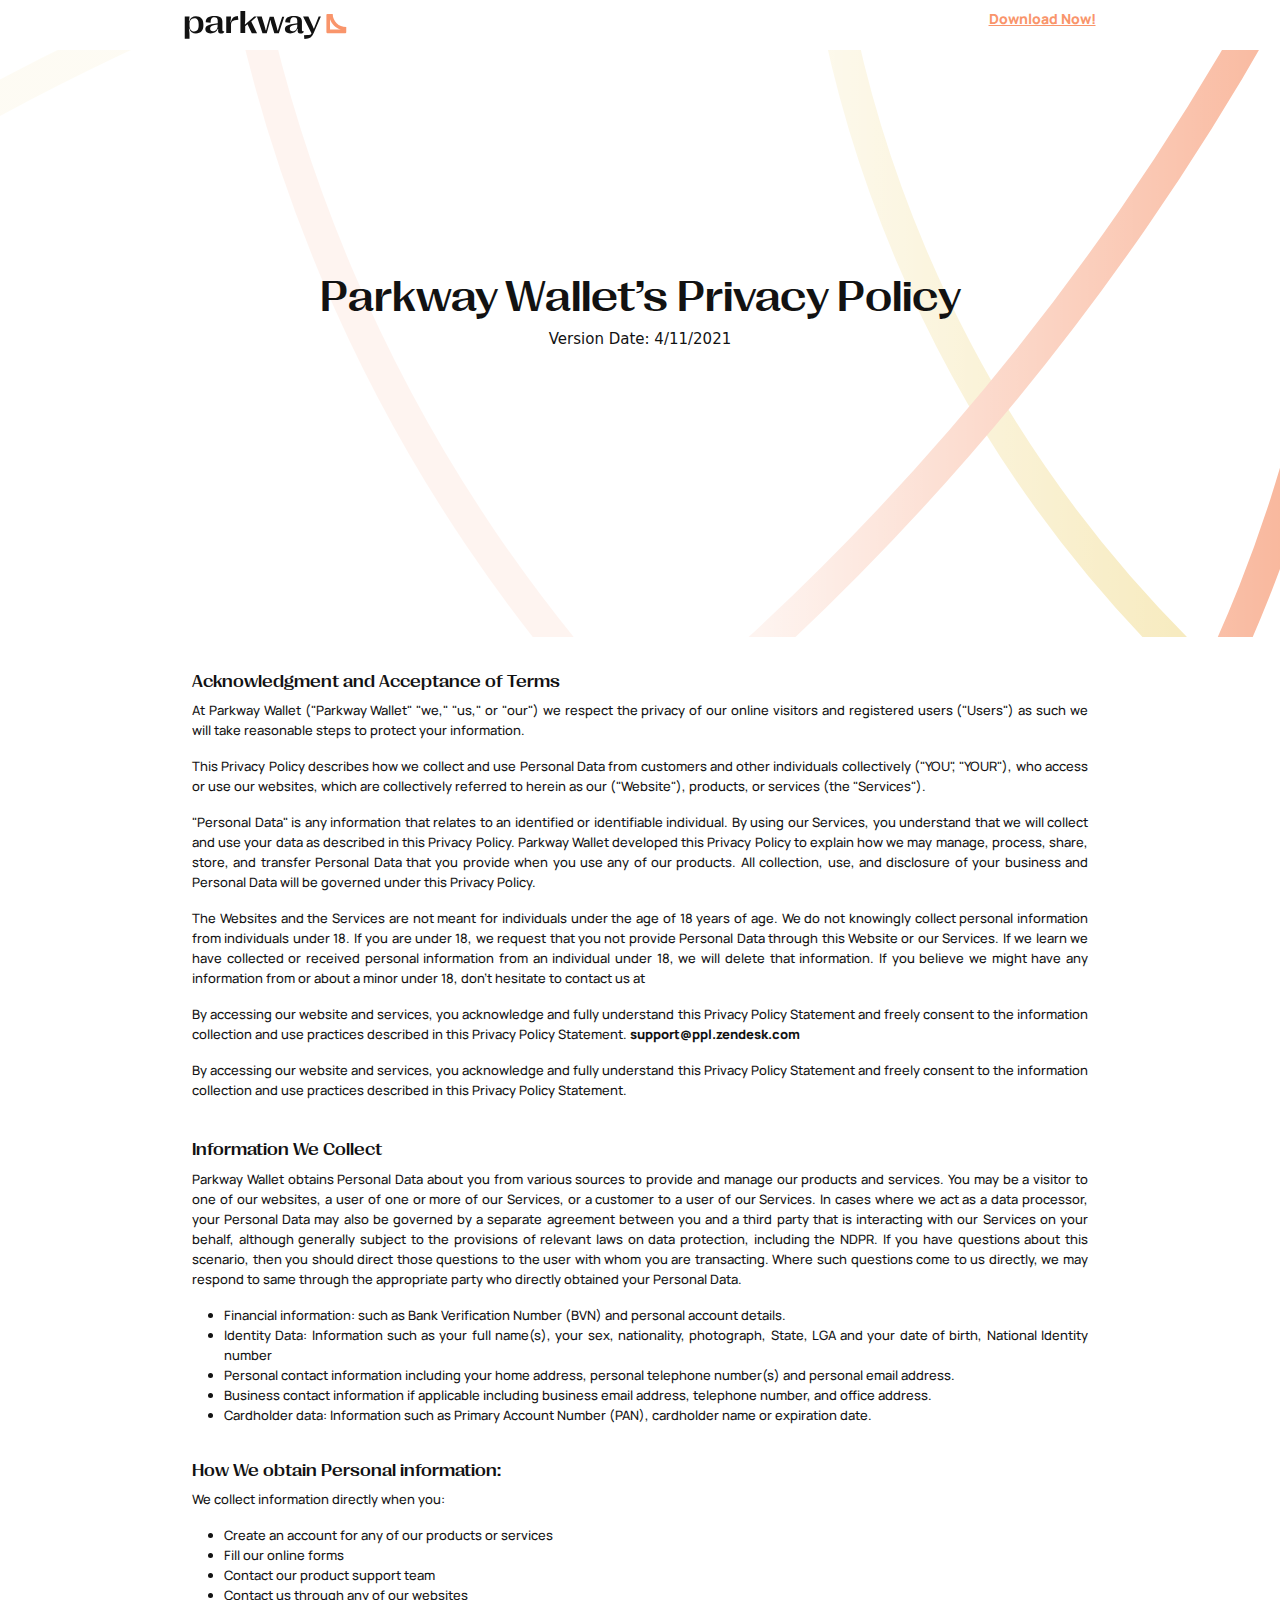
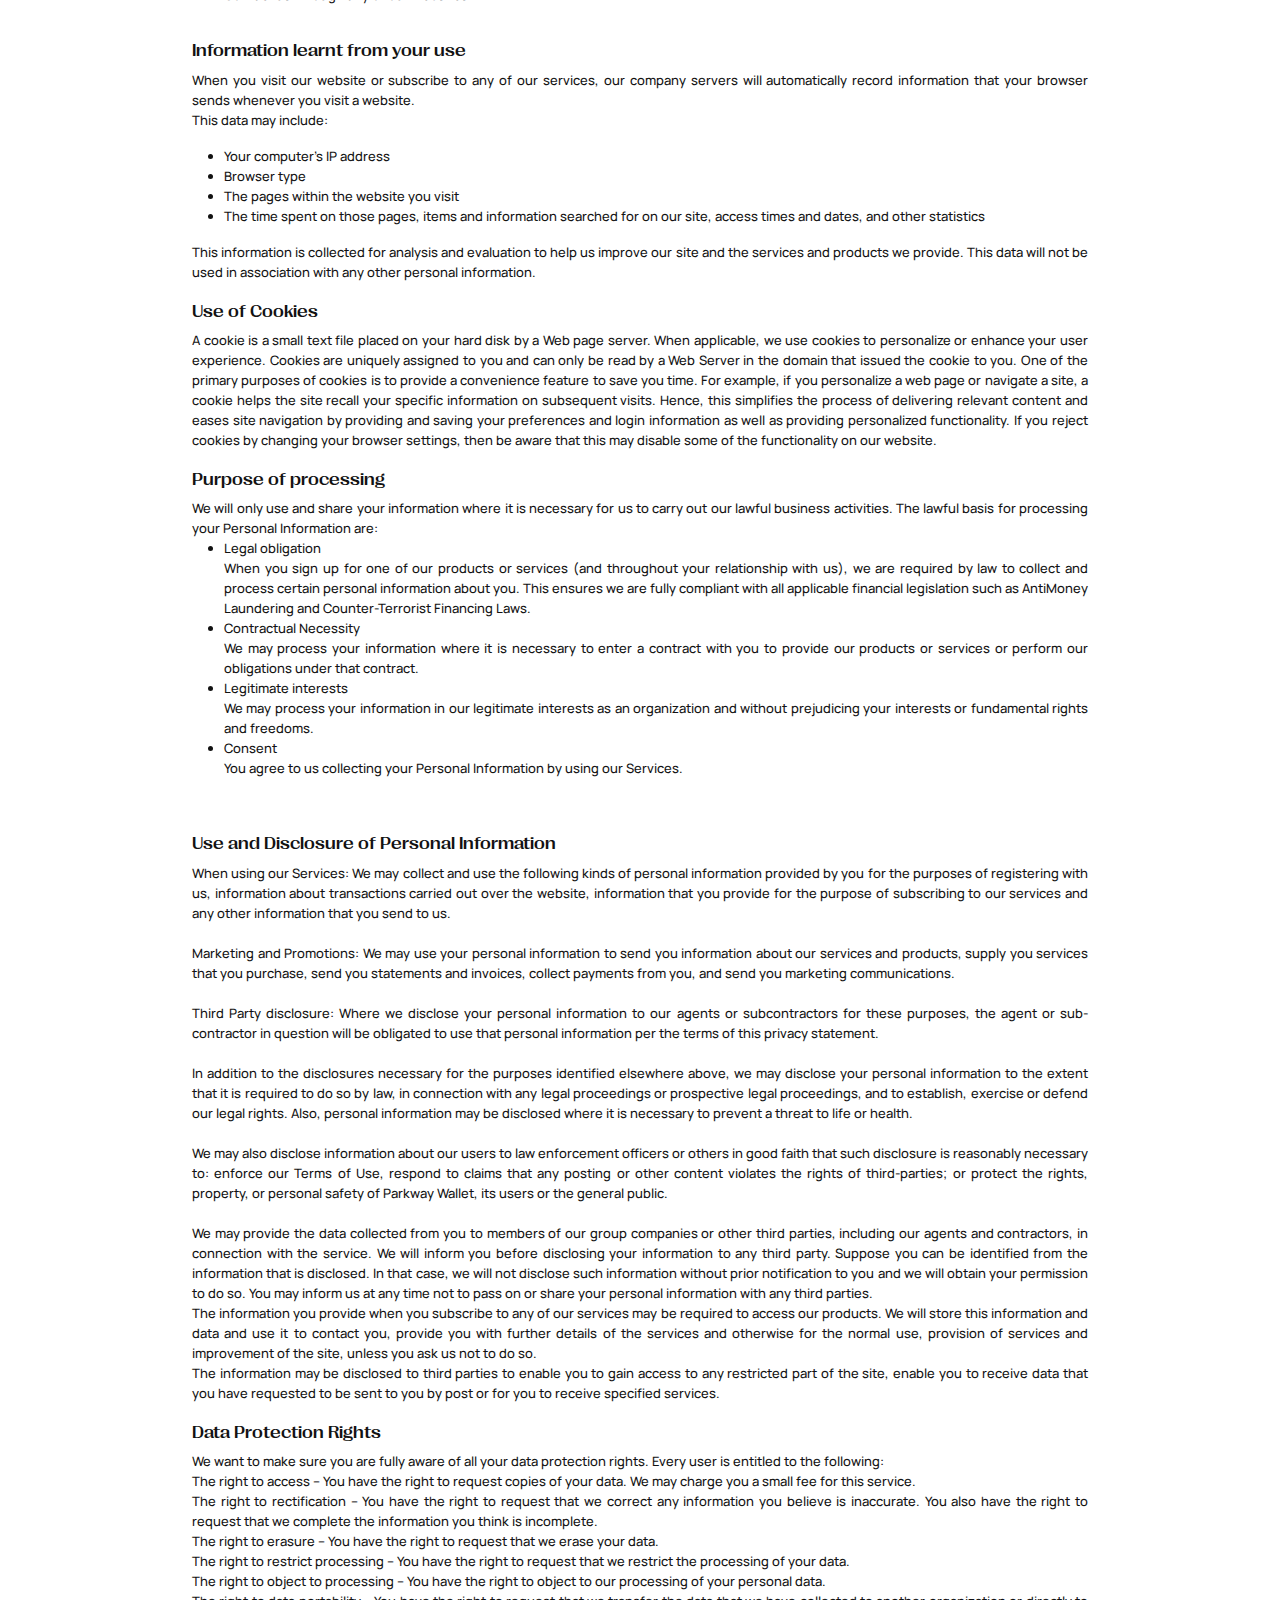
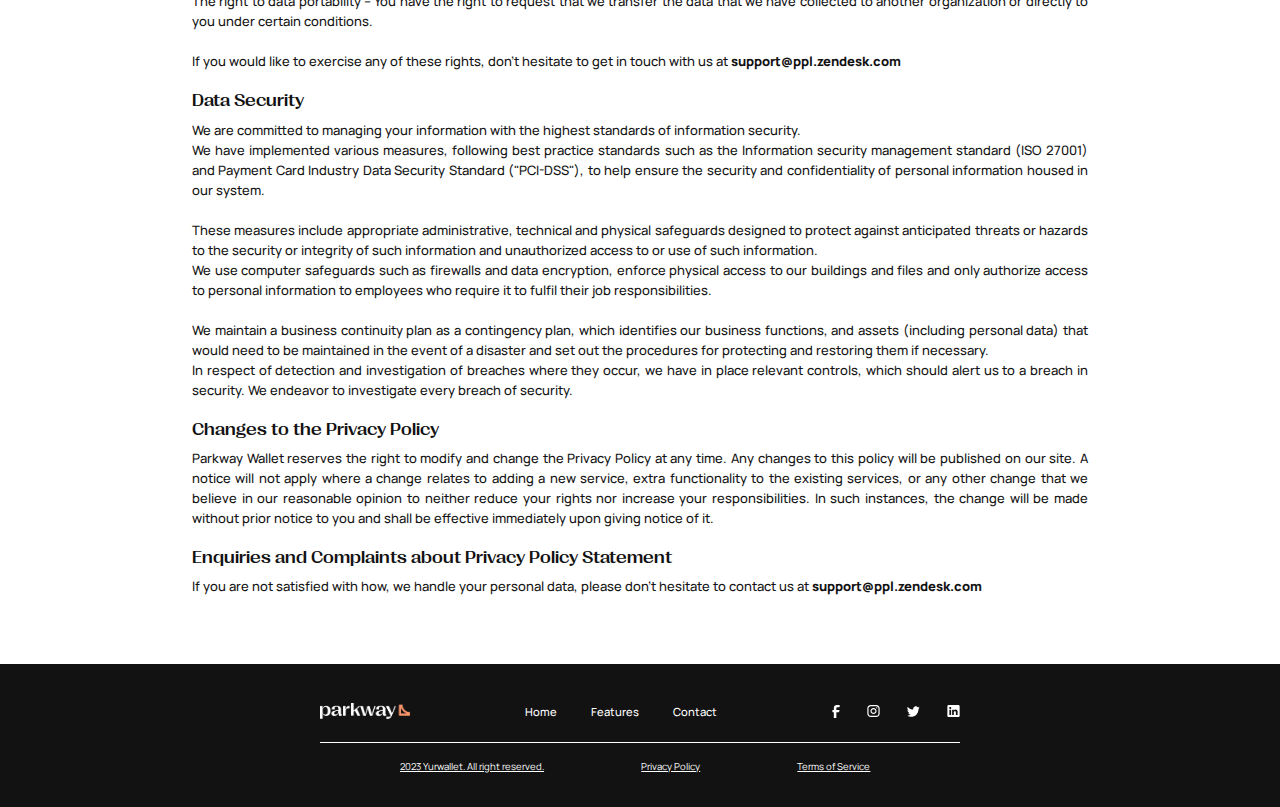
<file: policy/policy.html>
<!DOCTYPE html>
<html lang="en">

<head>
    <meta charset="UTF-8">
    <meta name="viewport" content="width=device-width, initial-scale=1.0">
    <title>Privacy Policy</title>
    <link href="https://fonts.googleapis.com/css2?family=Manrope:wght@400;500;600;700;800&family=Nunito:wght@200;300;400;500;700&family=Roboto:wght@100;400&display=swap" rel="stylesheet">
    <link rel="stylesheet" href="https://cdn.jsdelivr.net/npm/bootstrap@5.3.0-alpha1/dist/css/bootstrap.min.css">
    <link rel="stylesheet" href="policy.css">
</head>
<body>

    <nav id="mainNavbar" class="navbar navbar-dark navbar-expand-md py-0 px-3 fixed-top">
        <div class="items">
            <img src="../images/logo2.svg" alt="" class="logo">
           <a href="../landing page.html#download-box" class="download">Download Now!</a> 
        </div>
    </nav>
    <section class="bgimg">
        <div class="overlay">
            <h1>Parkway Wallet’s Privacy Policy</h1>
            <p>Version Date: 4/11/2021</p>
        </div>
    </section>
    <div class="bod">
        <div class="bodd">
            <h5>Acknowledgment and Acceptance of Terms</h5>
            <p>At Parkway Wallet ("Parkway Wallet" "we," "us," or "our") we respect the privacy of our online visitors and registered 
            users ("Users") as such we will take reasonable steps to protect your information.</p>
    
            <p>This Privacy Policy describes how we collect and use Personal 
            Data from customers and other individuals collectively ("YOU", "YOUR"),
            who access or use our websites, which are collectively
             referred to herein as our ("Website"), products, or services (the "Services").</p>
    
            <p>"Personal Data" is any information that relates to an identified or identifiable individual. By using our Services, you understand that we will collect and use your data as described in this Privacy Policy. Parkway Wallet developed this Privacy Policy to explain how we may manage, process, share, store, and transfer Personal Data that you provide when you use any of our products. 
            All collection, use, and disclosure of your business and Personal 
            Data will be governed under this Privacy Policy. </p>
    
           <p>The Websites and the Services are not meant for individuals under the age of 18 years of age. We do not knowingly collect personal information from individuals under 18. If you are under 18, we request that you not provide Personal Data through this Website or our Services. If we learn we have collected or received personal information from an individual under 18, we will delete that information. If you believe we might have any 
            information from or about a minor under 18, don't hesitate to contact us at</p>
        
            <p>By accessing our website and services, you acknowledge and fully understand this Privacy Policy Statement and freely consent to the information collection and use practices 
            described in this Privacy Policy Statement. <a href="support@ppl.zendesk.com" style="text-decoration:none;">support@ppl.zendesk.com</a> </p>
       
            <p>By accessing our website and services, you acknowledge and fully understand this Privacy Policy Statement and freely consent to the information collection 
            and use practices described in this Privacy Policy Statement.</p>
        </div>
    </div><br>
    
    <div class="bod">
        <div class="bodd">
            <h5>Information We Collect</h5>
            <p>Parkway Wallet obtains Personal Data about you from various sources to provide and manage our products and services. You may be a visitor to one of our websites, a user of one or more of our Services, or a customer to a user of our Services. In cases where we act as a data processor, your Personal Data may also be governed by a separate agreement between you and a third party that is interacting with our Services on your behalf, although generally subject to the provisions of relevant laws on data protection, including the NDPR. If you have questions about this scenario, then you should direct those questions to the user with whom you are transacting. Where such questions come to us directly, 
            we may respond to same through the appropriate party who directly obtained your Personal Data.</p>
                
            <ul>
                <li>Financial information: such as Bank Verification Number (BVN) and personal account details.</li>
                <li>Identity Data: Information such as your full name(s), your sex, nationality, photograph, State, LGA and your date of birth, National Identity number</li>
                <li>Personal contact information including your home address, personal telephone number(s) and personal email address.</li>
                <li>Business contact information if applicable including business email address, telephone number, and office address.</li>
                <li>Cardholder data: Information such as Primary Account Number (PAN), cardholder name or expiration date.</li>
            </ul><br>
        </div>
    </div>

    <div class="bod">
        <div class="bodd">
            <h5>How We obtain Personal information:</h5>
            <p>We collect information directly when you:</p>
            <ul>
               <li>Create an account for any of our products or services</li>
               <li>Fill our online forms</li>
               <li>Contact our product support team</li>
               <li>Contact us through any of our websites</li>
            </ul><br>
        </div>
    </div>

    <div class="bod">
        <div class="bodd">
            <h5>Information learnt from your use</h5>
           <p> When you visit our website or subscribe to any of our services, our company servers will automatically record 
            information that your browser sends whenever you visit a website. <br>
            This data may include:</p>
            <ul>
              <li>Your computer's IP address</li>
              <li>Browser type</li>
              <li>The pages within the website you visit</li>
              <li>The time spent on those pages, items and information searched for on our site,
               access times and dates, and other statistics</li>
            </ul>
            This information is collected for analysis and evaluation to help us improve our site and the services and products we provide. 
            This data will not be used in association with any other personal information.<br><br>
        </div>
    </div>
    
    <div class="bod">
        <div class="bodd">
            <h5>Use of Cookies</h5>
            A cookie is a small text file placed on your hard disk by a Web page server. 
            When applicable, we use cookies to personalize or enhance your user experience. 
            Cookies are uniquely assigned to you and can only be read by a Web Server in the domain that issued the cookie to you. One of the primary purposes of cookies is to provide a convenience feature to save you time. For example, if you personalize a web page or navigate a site, a cookie helps the site recall your specific information on subsequent visits. Hence, this simplifies the process of delivering relevant content and eases site navigation by providing and saving your preferences and login information as well as providing personalized functionality. If you reject cookies by changing your browser settings, 
            then be aware that this may disable some of the functionality on our website.<br><br>
        </div>
    </div>
        
    <div class="bod">
        <div class="bodd">
            <h5>Purpose of processing</h5>
            We will only use and share your information where 
            it is necessary for us to carry out our lawful business activities. 
            The lawful basis for processing your Personal Information are:
            <ul>
            <li>Legal obligation</li> 
            When you sign up for one of our products or services (and throughout your relationship with us), 
            we are required by law to collect and process certain personal information about you. 
            This ensures we are fully compliant with all applicable financial legislation
            such as AntiMoney Laundering and Counter-Terrorist Financing Laws.
            <li>Contractual Necessity</li>
            We may process your information where it is necessary to enter a contract with you to provide our products or services or perform our obligations under that contract.
            <li>Legitimate interests</li>
            We may process your information in our legitimate interests as an organization and without prejudicing your interests or fundamental rights and freedoms.
            <li>Consent</li>
            You agree to us collecting your Personal Information by using our Services.
            </ul><br><br>
        </div>
    </div>

    <div class="bod">
        <div class="bodd">
            <h5>Use and Disclosure of Personal Information</h5>
            When using our Services: We may collect and use the following kinds of personal information provided by you for the purposes of registering with us, information about transactions carried out over the website, information that you provide for the purpose of subscribing to our services and any other information that you send to us.<br><br>

            Marketing and Promotions: We may use your personal information to send you information about our services and products, supply you services that you purchase, send you statements and invoices, collect payments from you, and send you marketing communications.<br><br>
            
            Third Party disclosure: Where we disclose your personal information to our agents or subcontractors for these purposes, the agent or sub-contractor in question will be obligated to use that personal information per the terms of this privacy statement.<br><br>
            
            In addition to the disclosures necessary for the purposes identified elsewhere above, we may disclose your personal information to the extent that it is required to do so by law, in connection with any legal proceedings or prospective legal proceedings, and to establish, exercise or defend our legal rights. Also, personal information may be disclosed where it is necessary to prevent a threat to life or health.<br><br>
            We may also disclose information about our users to law enforcement officers or others in good faith that such disclosure is reasonably necessary to: enforce our Terms of Use, respond to claims that any posting or other content violates the rights of third-parties; or protect the rights, property, or personal safety of Parkway Wallet, its users or the general public.<br><br>
            
            We may provide the data collected from you to members of our group companies or other third parties, including our agents and contractors, in connection with the service. We will inform you before disclosing your information to any third party. Suppose you can be identified from the information that is disclosed. In that case, we will not disclose such information without prior notification to you and we will obtain your permission to do so. You may inform us at any time not to pass on or share your personal information with any third parties.<br>
            The information you provide when you subscribe to any of our services may be required to access our products. We will store this information and data and use it to contact you, provide you with further details of the services and otherwise for the normal use, provision of services and improvement of the site, unless you ask us not to do so.<br>
            The information may be disclosed to third parties to enable you to gain access to any restricted part of the site, enable you to receive data that you have requested to be sent to you by post or for you to receive specified services.<br><br>
        </div>
    </div>

    <div class="bod">
        <div class="bodd">
            <h5>Data Protection Rights</h5>
            We want to make sure you are fully aware of all your data protection rights.
            Every user is entitled to the following: <br>

            The right to access – You have the right to request copies of your data. We may charge you a small fee for this service.<br>

            The right to rectification – You have the right to request that we correct any information you believe is inaccurate. 
            You also have the right to request that we complete the information you think is incomplete.<br>

            The right to erasure – You have the right to request that we erase your data.<br>

            The right to restrict processing – You have the right to request that we restrict the
            processing of your data.<br>

            The right to object to processing – You have the right to object to our processing of your personal data.<br>

            The right to data portability – You have the right to request that we transfer the data that we have 
            collected to another organization or directly to you under certain conditions.<br><br>

            If you would like to exercise any of these rights, don't hesitate to get in touch with us at
            <a href="support@ppl.zendesk.com" style="text-decoration: none;">support@ppl.zendesk.com</a><br><br>
        </div>
    </div>

    <div class="bod">   
        <div class="bodd">
            <h5>Data Security</h5>
            We are committed to managing your information with the highest standards of information security.<br>
            We have implemented various measures, following best practice standards such as the Information security management standard (ISO 27001) and Payment Card Industry Data Security Standard ("PCI-DSS"), 
            to help ensure the security and confidentiality of personal information housed in our system.<br><br>

            These measures include appropriate administrative, technical and physical safeguards designed to 
            protect against anticipated threats or hazards to the security or 
            integrity of such information and unauthorized access to or use of such information.<br>
            We use computer safeguards such as firewalls and data encryption, enforce physical access to our buildings and 
            files and only authorize access to personal information 
            to employees who require it to fulfil their job responsibilities.<br><br>

            We maintain a business continuity plan as a contingency plan, which identifies our business functions, and 
            assets (including personal data) that would need to be maintained in the event of a disaster and 
            set out the procedures for protecting and restoring them if necessary.<br>
            In respect of detection and investigation of breaches where they occur, 
            we have in place relevant controls, which should alert us to a breach in security. 
            We endeavor to investigate every breach of security.<br><br>
        </div>
    </div>

    <div class="bod">   
        <div class="bodd">
            <h5>Changes to the Privacy Policy</h5>
            Parkway Wallet reserves the right to modify and change the Privacy Policy at any time. 
            Any changes to this policy will be published on our site.
            A notice will not apply where a change relates to adding a new service, extra functionality to the existing services, or any other change that we believe in our reasonable opinion to neither reduce your rights nor increase your responsibilities. In such instances, the change will be made 
            without prior notice to you and shall be effective immediately upon giving notice of it.<br><br>
        </div>
    </div>

    <div class="bod">   
        <div class="bodd">
            <h5>Enquiries and Complaints about Privacy Policy Statement</h5>
            If you are not satisfied with how, we handle your personal data, 
            please don't hesitate to contact us at 
            <a href="support@ppl.zendesk.com" style="text-decoration: none;">support@ppl.zendesk.com</a><br><br>
        </div>
    </div>

    <section class="footer">
        <div class="connect">
           <img src="../images/logo.png" alt="" class="logo2">
           <div class="contact">
            <a href="../landing page.html">Home</a>
            <a href="../landing page.html#features">Features</a>
            <a href="../landing page.html#contact">Contact</a>
            </div>
            <div class="socials">
                <img src="../images/fb.svg" alt="" class="fb">
                <img src="../images/ig.svg" alt="" class="">
                <img src="../images/twitter.svg" alt="">
                <img src="../images/linkedin.svg" alt="">
            </div>
        </div>
        <div class="docs">
           <a href="">2023 Yurwallet. All right reserved.</a>
           <a href="./policy.html">Privacy Policy</a>
           <a href="../tos/tos.html">Terms of Service</a>
        </div>
    </section>
</body>
</html>
</file>
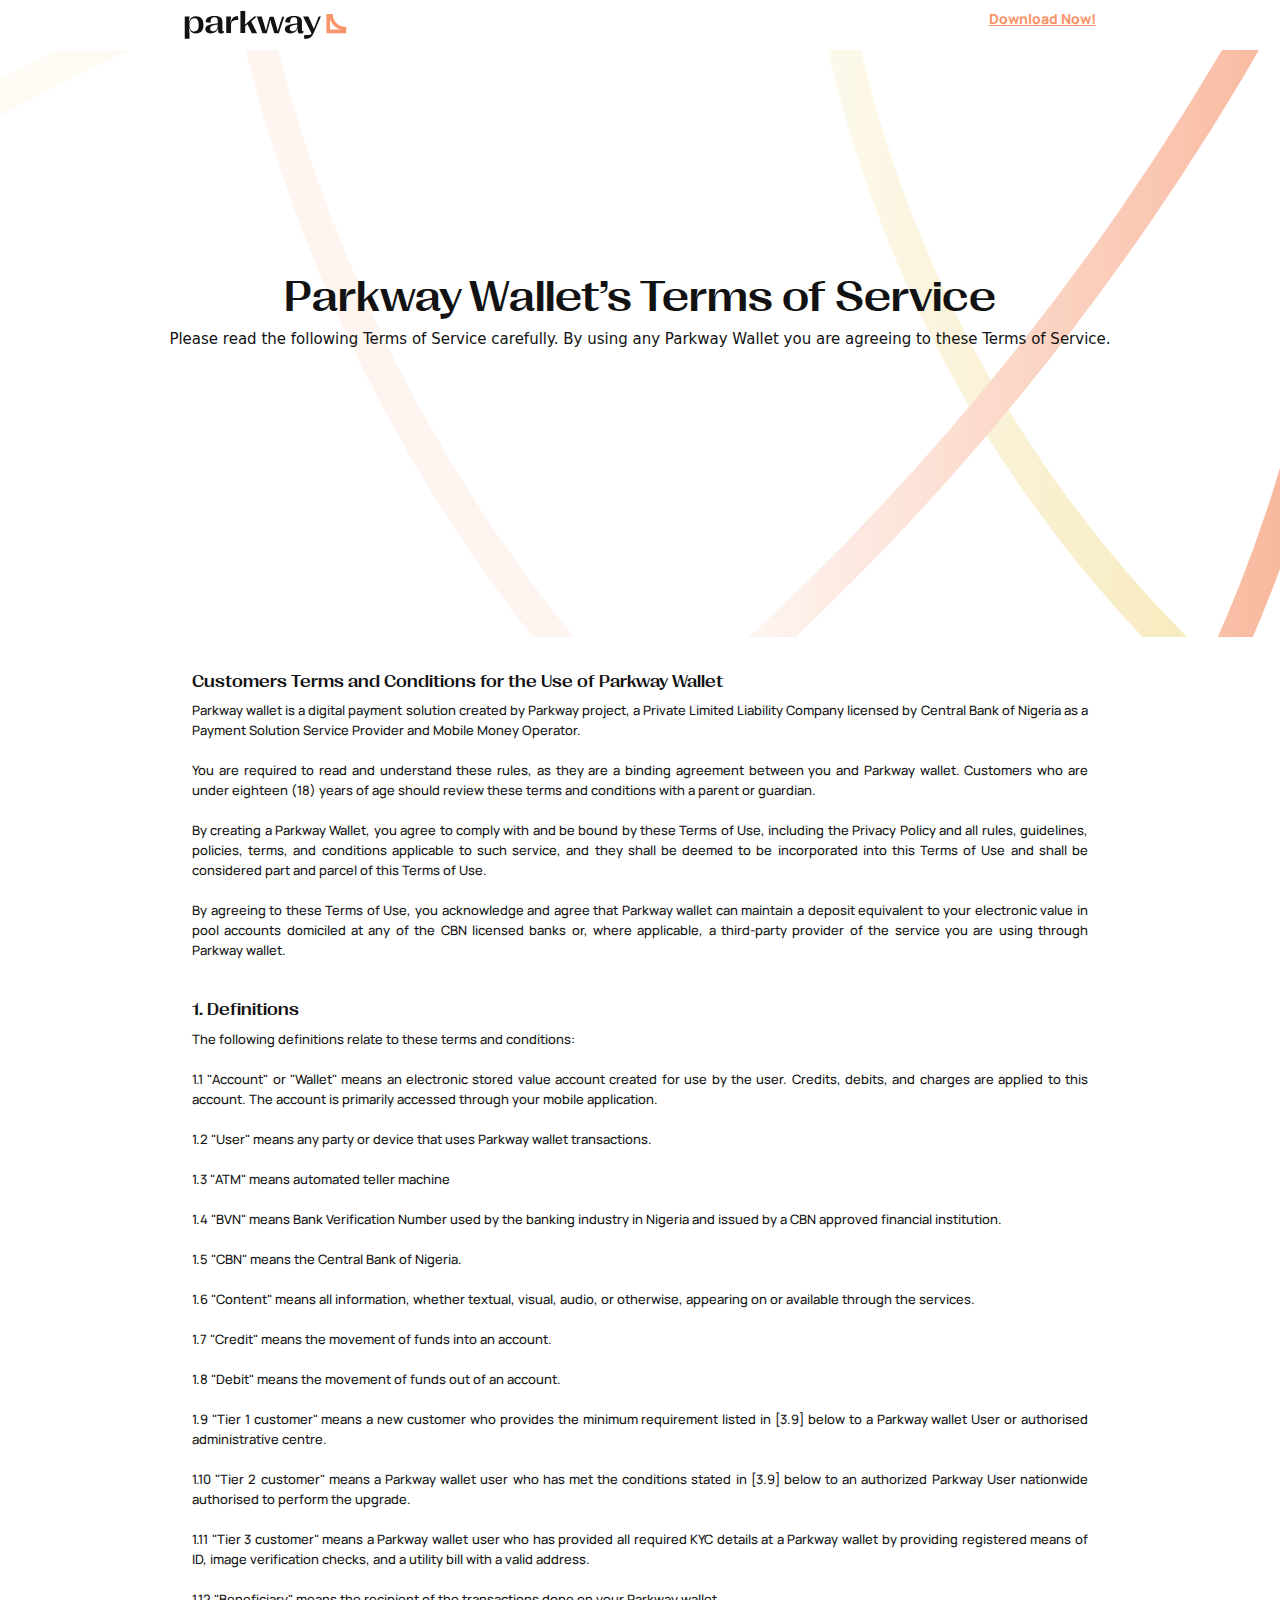
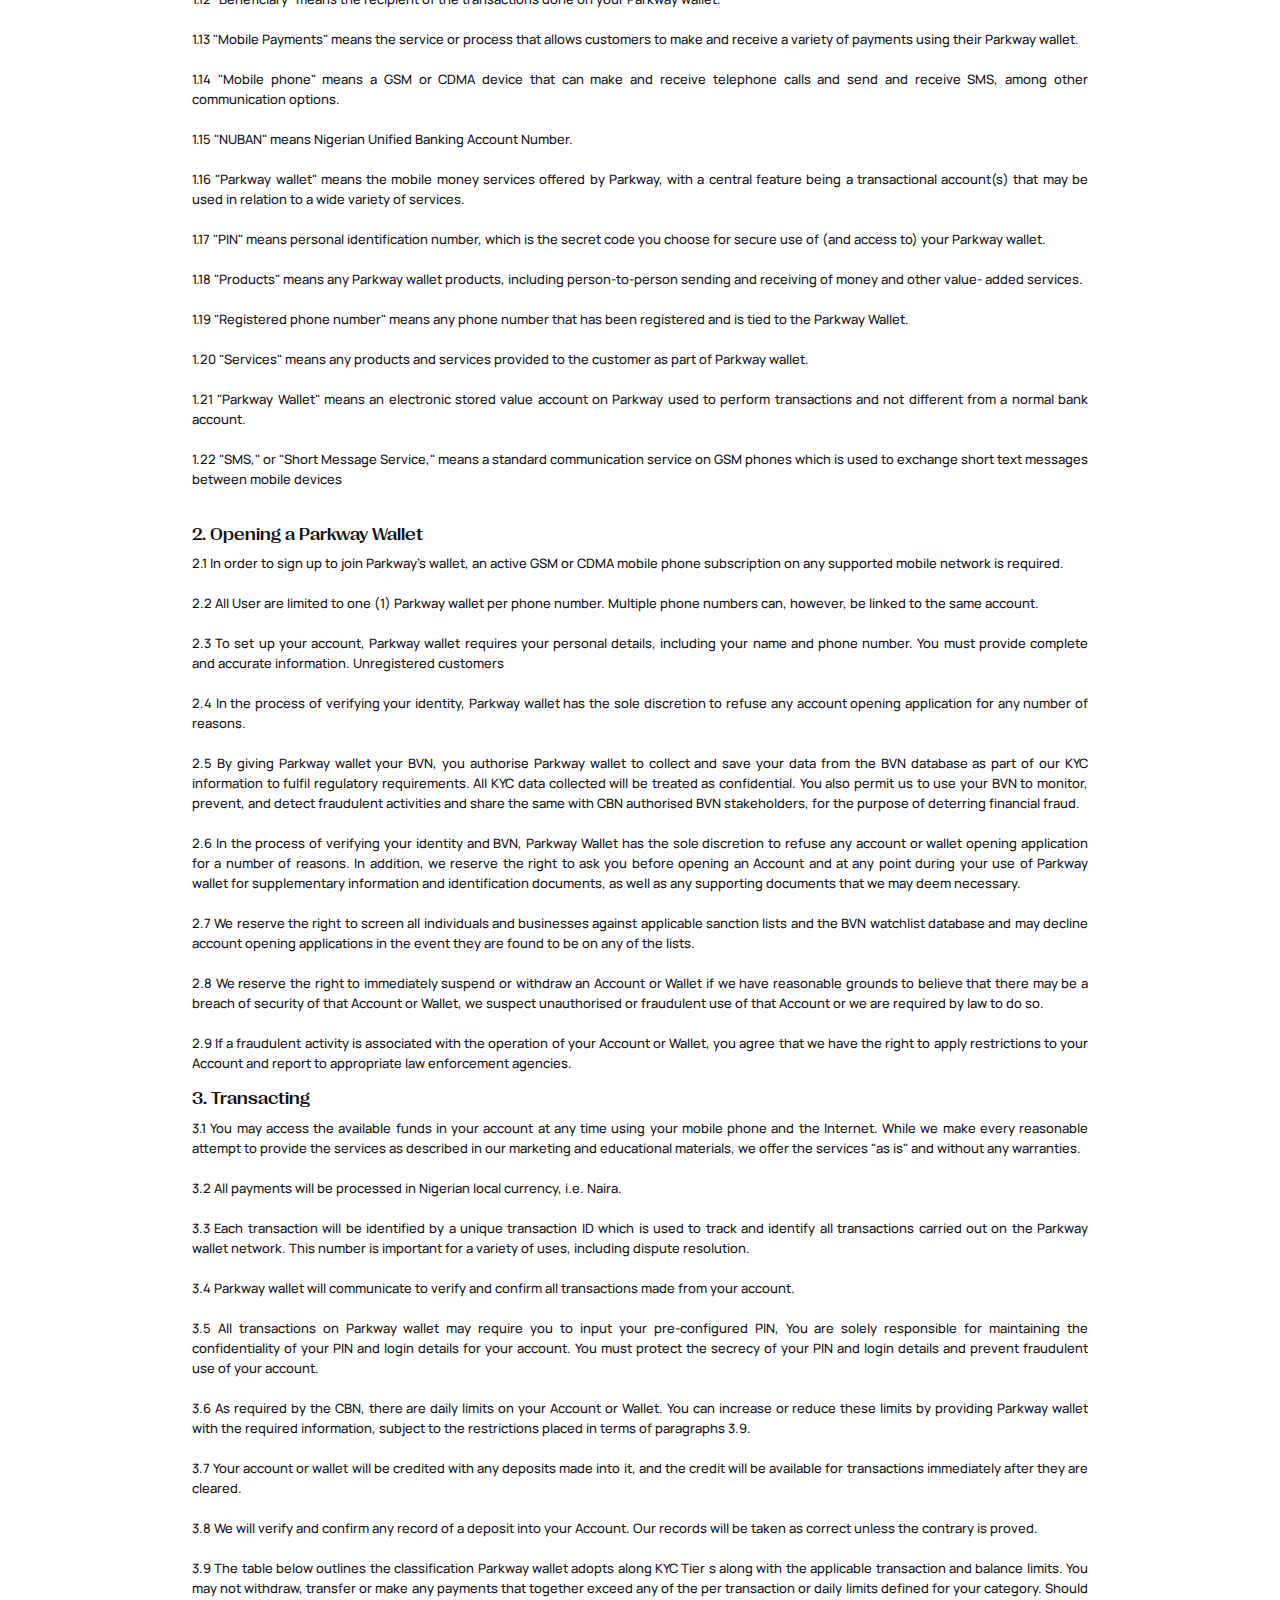
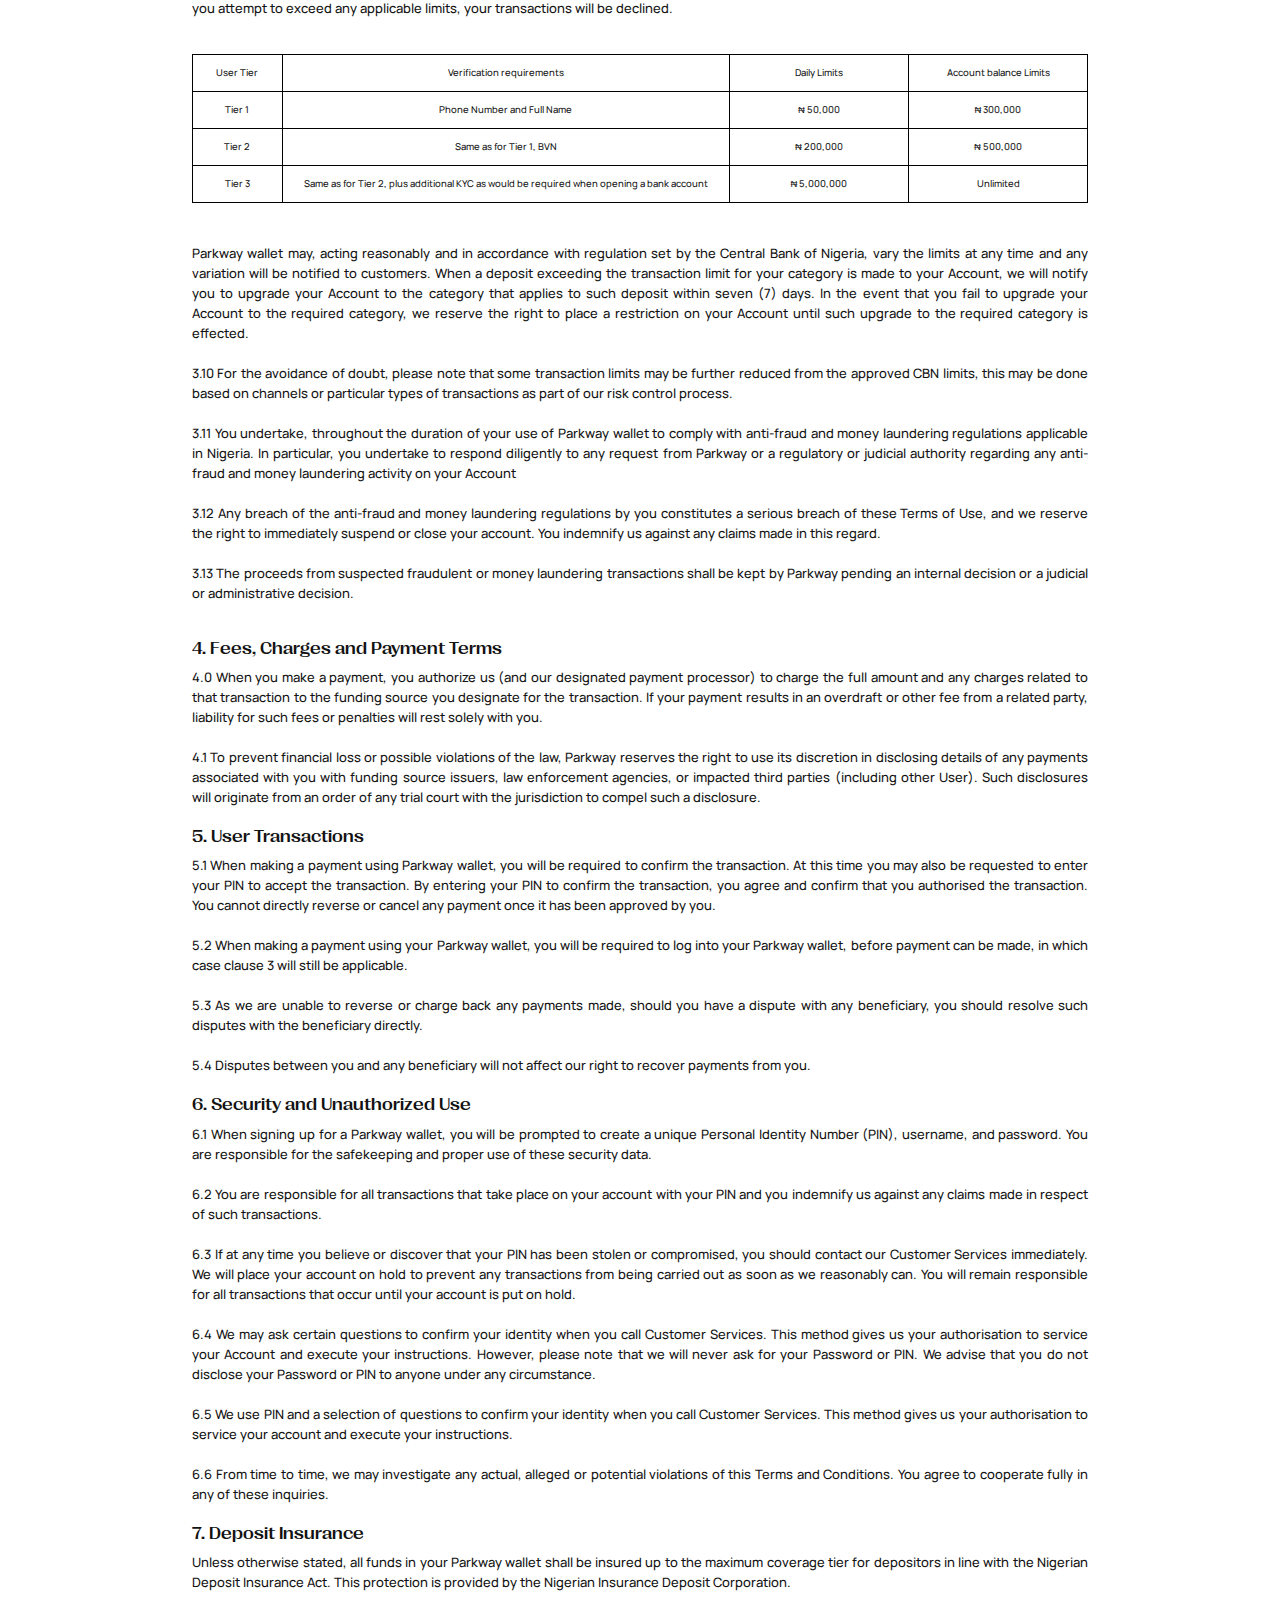
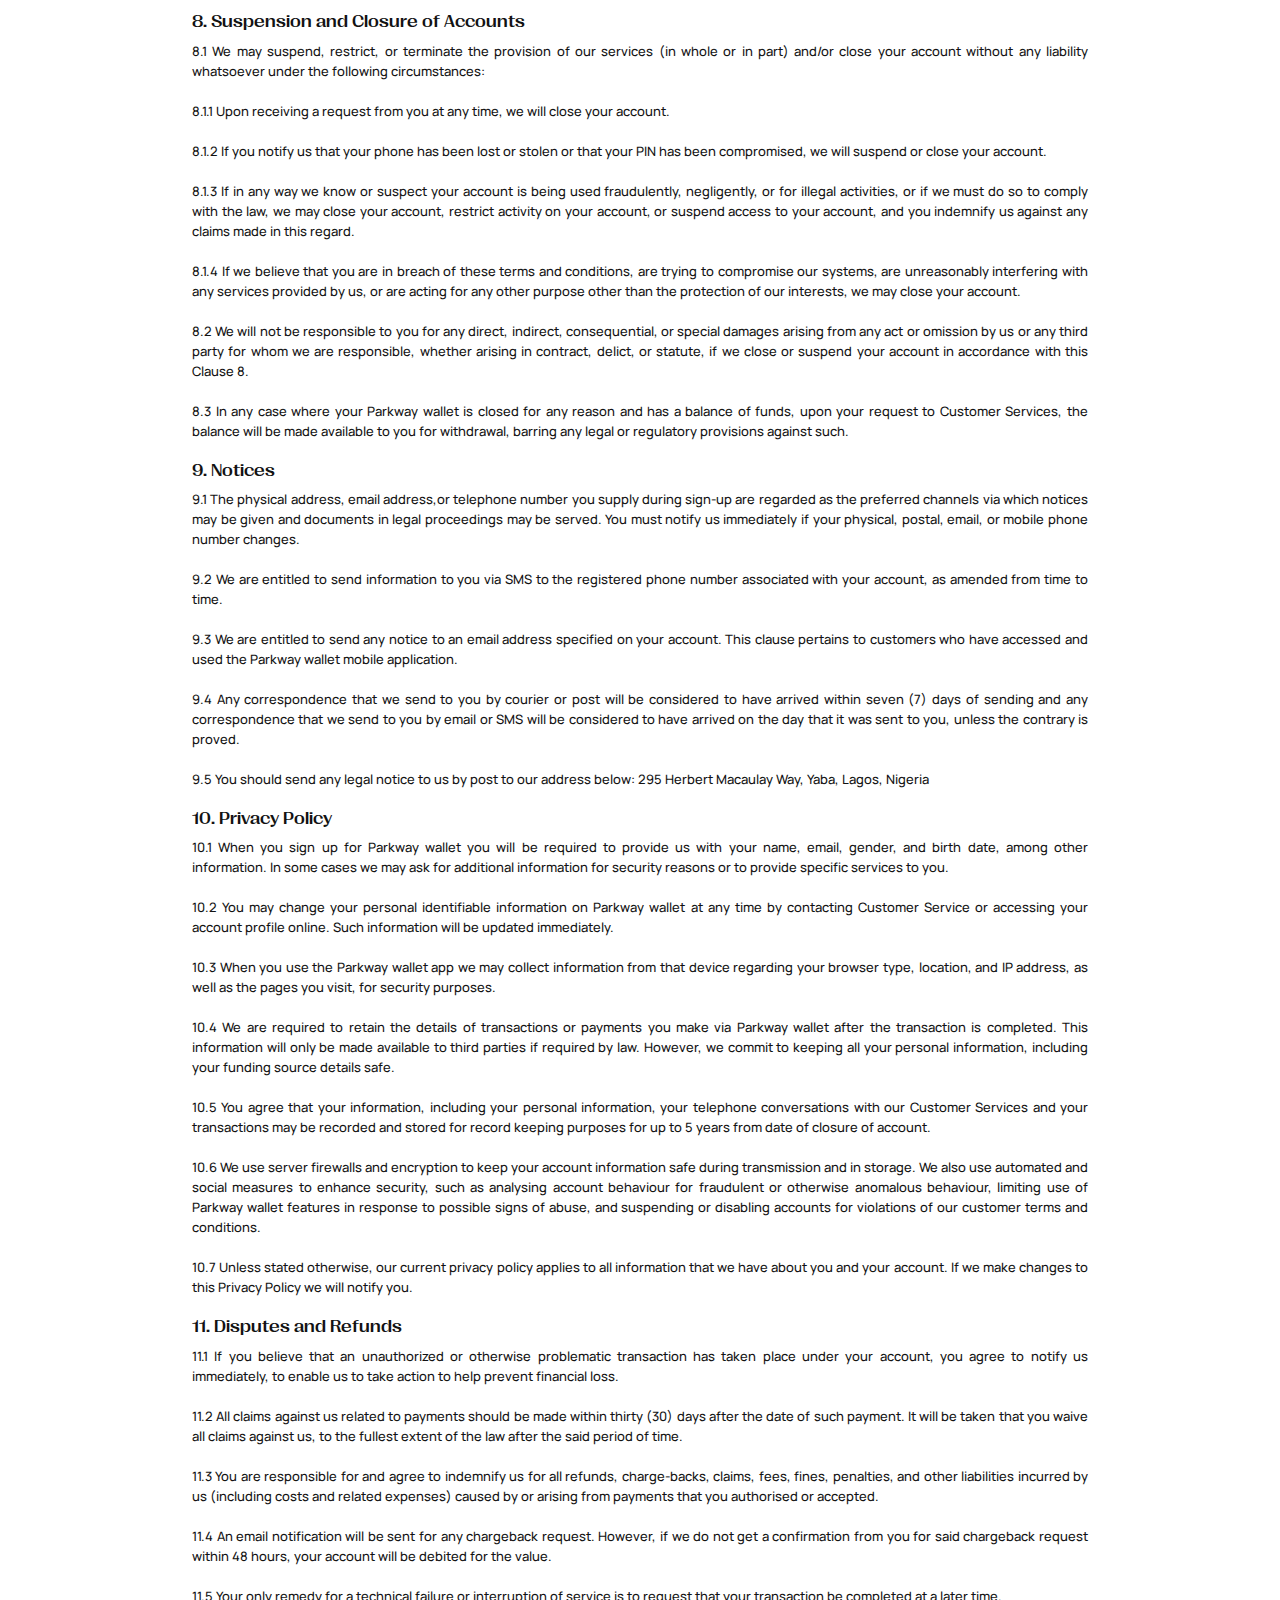
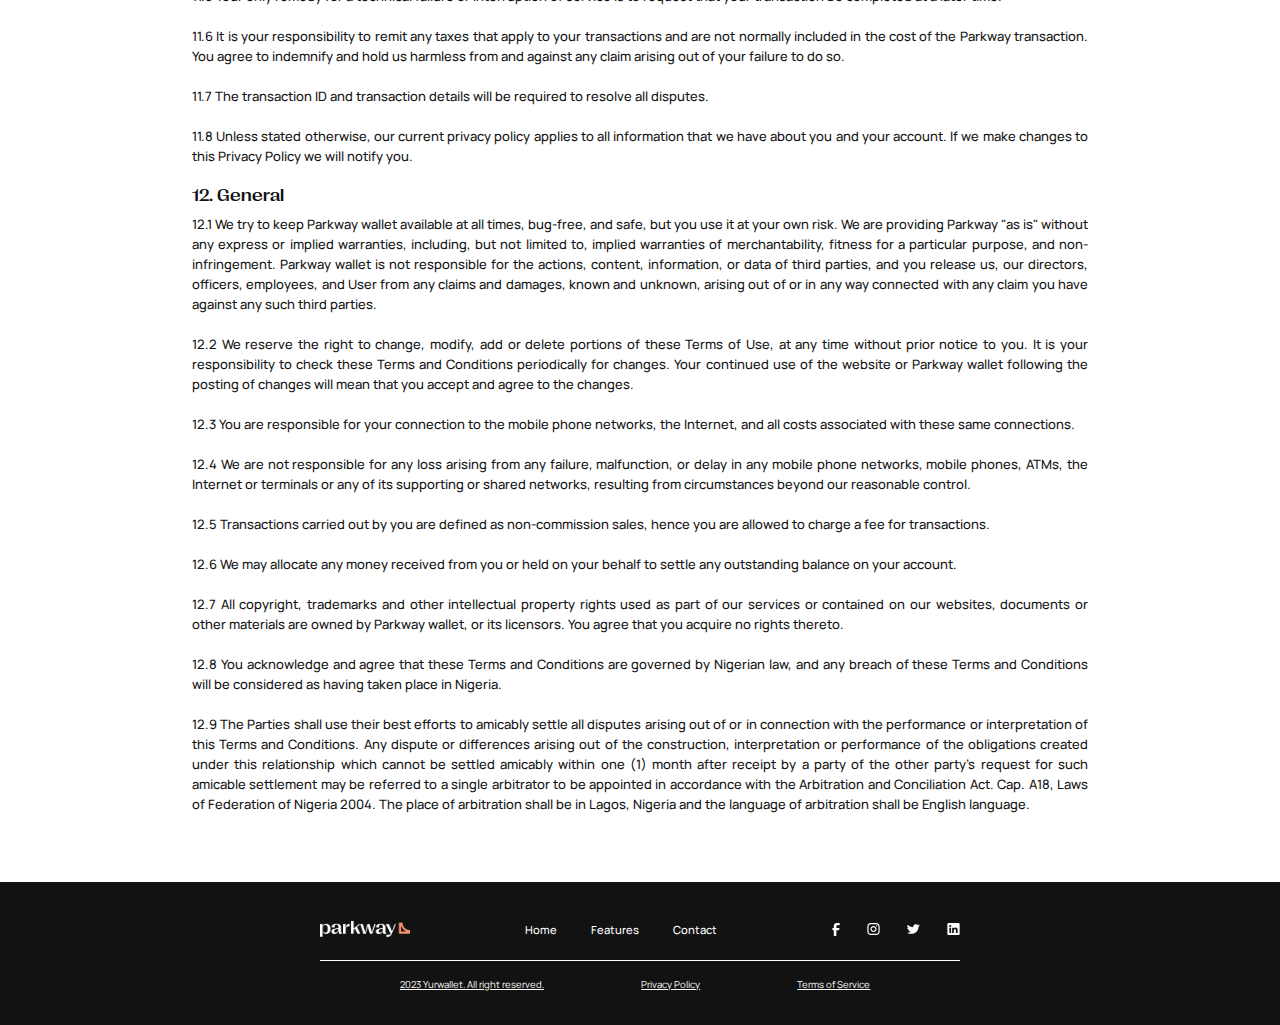
<file: tos/tos.html>
<!DOCTYPE html>
<html lang="en">

<head>
    <meta charset="UTF-8">
    <meta name="viewport" content="width=device-width, initial-scale=1.0">
    <title>Privacy Policy</title>
    <link href="https://fonts.googleapis.com/css2?family=Manrope:wght@400;500;600;700;800&family=Nunito:wght@200;300;400;500;700&family=Roboto:wght@100;400&display=swap" rel="stylesheet">
    <link rel="stylesheet" href="https://cdn.jsdelivr.net/npm/bootstrap@5.3.0-alpha1/dist/css/bootstrap.min.css">
    <link rel="stylesheet" href="tos.css">
</head>
<body>

    <nav id="mainNavbar" class="navbar navbar-dark navbar-expand-md py-0 px-3 fixed-top">
        <div class="items">
            <img src="../images/logo2.svg" alt="" class="logo">
           <a href="../landing page.html#download-box" class="download">Download Now!</a> 
        </div>
    </nav>
    <section class="bgimg">
        <div class="overlay">
            <h1>Parkway Wallet’s Terms of Service</h1>
            <p>Please read the following Terms of Service carefully. By using any Parkway Wallet you are agreeing to these Terms of Service.</p>
        </div>
    </section>
    <div class="bod">
        <div class="bodd">
            <h5>Customers Terms and Conditions for the Use of Parkway Wallet</h5>
            <p>Parkway wallet is a digital payment solution created by Parkway project, a Private Limited Liability Company licensed by Central Bank of Nigeria as a Payment Solution Service Provider and Mobile Money Operator.<br><br>

            You are required to read and understand these rules, as they are a binding agreement between you and Parkway wallet. Customers who are under eighteen (18) years of age should review these terms and conditions with a parent or guardian.<br><br>
                
            By creating a Parkway Wallet, you agree to comply with and be bound by these Terms of Use, including the Privacy Policy and all rules, guidelines, policies, terms, and conditions applicable to such service, and they shall be deemed to be incorporated into this Terms of Use and shall be considered part and parcel of this Terms of Use.<br><br>
                
            By agreeing to these Terms of Use, you acknowledge and agree that Parkway wallet can maintain a deposit equivalent to your electronic value in pool accounts domiciled at any of the CBN licensed banks or, where applicable, a third-party provider of the service you are using through Parkway wallet.
                
            </p>
        </div>
    </div><br>
    
    <div class="bod">
        <div class="bodd">
            <h5>1. Definitions</h5>
            <p>
                The following definitions relate to these terms and conditions:<br><br>

                1.1 "Account" or "Wallet" means an electronic stored value account created for use by the user. Credits, debits, and charges are applied to this account. The account is primarily accessed through your mobile application.<br><br>
                
                1.2 "User" means any party or device that uses Parkway wallet transactions.<br><br>
                
                1.3 "ATM" means automated teller machine<br><br>
                
                1.4 "BVN" means Bank Verification Number used by the banking industry in Nigeria and issued by a CBN approved financial institution.<br><br>
                
                1.5 "CBN" means the Central Bank of Nigeria.<br><br>
                
                1.6 "Content" means all information, whether textual, visual, audio, or otherwise, appearing on or available through the services.<br><br>
                
                1.7 "Credit" means the movement of funds into an account.<br><br>
                
                1.8 "Debit" means the movement of funds out of an account.<br><br>
                
                1.9 "Tier 1 customer" means a new customer who provides the minimum requirement listed in [3.9] below to a Parkway wallet User or authorised administrative centre.<br><br>
                
                1.10 "Tier 2 customer" means a Parkway wallet user who has met the conditions stated in [3.9] below to an authorized Parkway User nationwide authorised to perform the upgrade.<br><br>
                
                1.11 "Tier 3 customer" means a Parkway wallet user who has provided all required KYC details at a Parkway wallet by providing registered means of ID, image verification checks, and a utility bill with a valid address.<br><br>
                
                1.12 "Beneficiary" means the recipient of the transactions done on your Parkway wallet.<br><br>
                
                1.13 "Mobile Payments" means the service or process that allows customers to make and receive a variety of payments using their Parkway wallet.<br><br>
                
                1.14 "Mobile phone" means a GSM or CDMA device that can make and receive telephone calls and send and receive SMS, among other communication options.<br><br>
                
                1.15 "NUBAN" means Nigerian Unified Banking Account Number.<br><br>
                
                1.16 "Parkway wallet" means the mobile money services offered by Parkway, with a central feature being a transactional account(s) that may be used in relation to a wide variety of services.<br><br>
                
                1.17 "PIN" means personal identification number, which is the secret code you choose for secure use of (and access to) your Parkway wallet.<br><br>
                
                1.18 "Products" means any Parkway wallet products, including person-to-person sending and receiving of money and other value- added services.<br><br>
                
                1.19 "Registered phone number" means any phone number that has been registered and is tied to the Parkway Wallet.<br><br>
                
                1.20 "Services" means any products and services provided to the customer as part of Parkway wallet.<br><br>
                
                1.21 "Parkway Wallet" means an electronic stored value account on Parkway used to perform transactions and not different from a normal bank account.<br><br>
                
                1.22 "SMS," or "Short Message Service," means a standard communication service on GSM phones which is used to exchange short text messages between mobile devices<br><br>
            </p>    
        </div>
    </div>

    <div class="bod">
        <div class="bodd">
            <h5>2. Opening a Parkway Wallet</h5>
            <p>
                2.1 In order to sign up to join Parkway's wallet, an active GSM or CDMA mobile phone subscription on any supported mobile network is required.<br><br>

                2.2 All User are limited to one (1) Parkway wallet per phone number. Multiple phone numbers can, however, be linked to the same account.<br><br>
                
                2.3 To set up your account, Parkway wallet requires your personal details, including your name and phone number. You must provide complete and accurate information. Unregistered customers<br><br>
                
                2.4 In the process of verifying your identity, Parkway wallet has the sole discretion to refuse any account opening application for any number of reasons.<br><br>
                
                2.5 By giving Parkway wallet your BVN, you authorise Parkway wallet to collect and save your data from the BVN database as part of our KYC information to fulfil regulatory requirements. All KYC data collected will be treated as confidential. You also permit us to use your BVN to monitor, prevent, and detect fraudulent activities and share the same with CBN authorised BVN stakeholders, for the purpose of deterring financial fraud.<br><br>
                
                2.6 In the process of verifying your identity and BVN, Parkway Wallet has the sole discretion to refuse any account or wallet opening application for a number of reasons. In addition, we reserve the right to ask you before opening an Account and at any point during your use of Parkway wallet for supplementary information and identification documents, as well as any supporting documents that we may deem necessary.<br><br>
                
                2.7 We reserve the right to screen all individuals and businesses against applicable sanction lists and the BVN watchlist database and may decline account opening applications in the event they are found to be on any of the lists.<br><br>
                
                2.8 We reserve the right to immediately suspend or withdraw an Account or Wallet if we have reasonable grounds to believe that there may be a breach of security of that Account or Wallet, we suspect unauthorised or fraudulent use of that Account or we are required by law to do so.<br><br>
                
                2.9 If a fraudulent activity is associated with the operation of your Account or Wallet, you agree that we have the right to apply restrictions to your Account and report to appropriate law enforcement agencies.<br>
            </p>    
        </div>
    </div>

    <div class="bod">
        <div class="bodd">
            <h5>3. Transacting</h5>
           <p> 
                3.1 You may access the available funds in your account at any time using your mobile phone and the Internet. While we make every reasonable attempt to provide the services as described in our marketing and educational materials, we offer the services "as is" and without any warranties.<br><br>

                3.2 All payments will be processed in Nigerian local currency, i.e. Naira.<br><br>
            
                3.3 Each transaction will be identified by a unique transaction ID which is used to track and identify all transactions carried out on the Parkway wallet network. This number is important for a variety of uses, including dispute resolution.<br><br>
            
                3.4 Parkway wallet will communicate to verify and confirm all transactions made from your account.<br><br>
            
                3.5 All transactions on Parkway wallet may require you to input your pre-configured PIN, You are solely responsible for maintaining the confidentiality of your PIN and login details for your account. You must protect the secrecy of your PIN and login details and prevent fraudulent use of your account.<br><br>
            
                3.6 As required by the CBN, there are daily limits on your Account or Wallet. You can increase or reduce these limits by providing Parkway wallet with the required information, subject to the restrictions placed in terms of paragraphs 3.9.<br><br>
            
                3.7 Your account or wallet will be credited with any deposits made into it, and the credit will be available for transactions immediately after they are cleared.<br><br>
            
                3.8 We will verify and confirm any record of a deposit into your Account. Our records will be taken as correct unless the contrary is proved.<br><br>
            
                3.9 The table below outlines the classification Parkway wallet adopts along KYC Tier s along with the applicable transaction and balance limits. You may not withdraw, transfer or make any payments that together exceed any of the per transaction or daily limits defined for your category. Should you attempt to exceed any applicable limits, your transactions will be declined.<br><br>
            </p>    
            <table>
                <tr>
                  <td class="small">User Tier</td>
                  <td class="medium">Verification requirements</td>
                  <td class="large">Daily Limits</td>
                  <td class="extra-large">Account balance Limits</td>
                </tr>
                <tr>
                  <td class="small">Tier 1</td>
                  <td class="medium">Phone Number and Full Name</td>
                  <td class="large">₦ 50,000</td>
                  <td class="extra-large">₦ 300,000</td>
                </tr>
                <tr>
                  <td class="small">Tier 2</td>
                  <td class="medium">Same as for Tier 1, BVN</td>
                  <td class="large">₦ 200,000</td>
                  <td class="extra-large">₦ 500,000</td>
                </tr>
                <tr>
                  <td class="small">Tier 3</td>
                  <td class="medium">Same as for Tier 2, plus additional KYC as would be required when opening a bank account</td>
                  <td class="large">₦ 5,000,000</td>
                  <td class="extra-large">Unlimited</td>
                </tr>
              </table><br><br>
            <p>
                Parkway wallet may, acting reasonably and in accordance with regulation set by the Central Bank of Nigeria, vary the limits at any time and any variation will be notified to customers. When a deposit exceeding the transaction limit for your category is made to your Account, we will notify you to upgrade your Account to the category that applies to such deposit within seven (7) days. In the event that you fail to upgrade your Account to the required category, we reserve the right to place a restriction on your Account until such upgrade to the required category is effected.<br><br>

                3.10 For the avoidance of doubt, please note that some transaction limits may be further reduced from the approved CBN limits, this may be done based on channels or particular types of transactions as part of our risk control process.<br><br>
                
                3.11 You undertake, throughout the duration of your use of Parkway wallet to comply with anti-fraud and money laundering regulations applicable in Nigeria. In particular, you undertake to respond diligently to any request from Parkway or a regulatory or judicial authority regarding any anti-fraud and money laundering activity on your Account<br><br>
                
                3.12 Any breach of the anti-fraud and money laundering regulations by you constitutes a serious breach of these Terms of Use, and we reserve the right to immediately suspend or close your account. You indemnify us against any claims made in this regard.<br><br>
                
                3.13 The proceeds from suspected fraudulent or money laundering transactions shall be kept by Parkway pending an internal decision or a judicial or administrative decision.<br><br>
            </p>
        </div>
    </div>
    
    <div class="bod">
        <div class="bodd">
            <h5>4. Fees, Charges and Payment Terms</h5>
            4.0 When you make a payment, you authorize us (and our designated payment processor) to charge the full amount and any charges related to that transaction to the funding source you designate for the transaction. If your payment results in an overdraft or other fee from a related party, liability for such fees or penalties will rest solely with you.<br><br>

            4.1 To prevent financial loss or possible violations of the law, Parkway reserves the right to use its discretion in disclosing details of any payments associated with you with funding source issuers, law enforcement agencies, or impacted third parties (including other User). Such disclosures will originate from an order of any trial court with the jurisdiction to compel such a disclosure.<br><br>
        </div>
    </div>
        
    <div class="bod">
        <div class="bodd">
            <h5>5. User Transactions</h5>
            5.1 When making a payment using Parkway wallet, you will be required to confirm the transaction. At this time you may also be requested to enter your PIN to accept the transaction. By entering your PIN to confirm the transaction, you agree and confirm that you authorised the transaction. You cannot directly reverse or cancel any payment once it has been approved by you.<br><br>

            5.2 When making a payment using your Parkway wallet, you will be required to log into your Parkway wallet, before payment can be made, in which case clause 3 will still be applicable.<br><br>

            5.3 As we are unable to reverse or charge back any payments made, should you have a dispute with any beneficiary, you should resolve such disputes with the beneficiary directly.<br><br>

            5.4 Disputes between you and any beneficiary will not affect our right to recover payments from you.<br><br>
        </div>
    </div>

    <div class="bod">
        <div class="bodd">
            <h5>6. Security and Unauthorized Use</h5>
            6.1 When signing up for a Parkway wallet, you will be prompted to create a unique Personal Identity Number (PIN), username, and password. You are responsible for the safekeeping and proper use of these security data.<br><br>

            6.2 You are responsible for all transactions that take place on your account with your PIN and you indemnify us against any claims made in respect of such transactions.<br><br>

            6.3 If at any time you believe or discover that your PIN has been stolen or compromised, you should contact our Customer Services immediately. We will place your account on hold to prevent any transactions from being carried out as soon as we reasonably can. You will remain responsible for all transactions that occur until your account is put on hold.<br><br>

            6.4 We may ask certain questions to confirm your identity when you call Customer Services. This method gives us your authorisation to service your Account and execute your instructions. However, please note that we will never ask for your Password or PIN. We advise that you do not disclose your Password or PIN to anyone under any circumstance.<br><br>

            6.5 We use PIN and a selection of questions to confirm your identity when you call Customer Services. This method gives us your authorisation to service your account and execute your instructions.<br><br>

            6.6 From time to time, we may investigate any actual, alleged or potential violations of this Terms and Conditions. You agree to cooperate fully in any of these inquiries.<br><br>
        </div>
    </div>

    <div class="bod">
        <div class="bodd">
            <h5>7. Deposit Insurance</h5>
            Unless otherwise stated, all funds in your Parkway wallet shall be insured up to the maximum coverage tier for depositors in line with the Nigerian Deposit Insurance Act. This protection is provided by the Nigerian Insurance Deposit Corporation.<br><br>
        </div>
    </div>

    <div class="bod">   
        <div class="bodd">
            <h5>8. Suspension and Closure of Accounts</h5>
            8.1 We may suspend, restrict, or terminate the provision of our services (in whole or in part) and/or close your account without any liability whatsoever under the following circumstances:<br><br>

            8.1.1 Upon receiving a request from you at any time, we will close your account.<br><br>

            8.1.2 If you notify us that your phone has been lost or stolen or that your PIN has been compromised, we will suspend or close your account.<br><br>

            8.1.3 If in any way we know or suspect your account is being used fraudulently, negligently, or for illegal activities, or if we must do so to comply with the law, we may close your account, restrict activity on your account, or suspend access to your account, and you indemnify us against any claims made in this regard.<br><br>

            8.1.4 If we believe that you are in breach of these terms and conditions, are trying to compromise our systems, are unreasonably interfering with any services provided by us, or are acting for any other purpose other than the protection of our interests, we may close your account.<br><br>

            8.2 We will not be responsible to you for any direct, indirect, consequential, or special damages arising from any act or omission by us or any third party for whom we are responsible, whether arising in contract, delict, or statute, if we close or suspend your account in accordance with this Clause 8.<br><br>

            8.3 In any case where your Parkway wallet is closed for any reason and has a balance of funds, upon your request to Customer Services, the balance will be made available to you for withdrawal, barring any legal or regulatory provisions against such.<br><br>
        </div>
    </div>

    <div class="bod">   
        <div class="bodd">
            <h5>9. Notices</h5>
            9.1 The physical address, email address,or telephone number you supply during sign-up are regarded as the preferred channels via which notices may be given and documents in legal proceedings may be served. You must notify us immediately if your physical, postal, email, or mobile phone number changes.<br><br>

            9.2 We are entitled to send information to you via SMS to the registered phone number associated with your account, as amended from time to time.<br><br>
            
            9.3 We are entitled to send any notice to an email address specified on your account. This clause pertains to customers who have accessed and used the Parkway wallet mobile application.<br><br>
            
            9.4 Any correspondence that we send to you by courier or post will be considered to have arrived within seven (7) days of sending and any correspondence that we send to you by email or SMS will be considered to have arrived on the day that it was sent to you, unless the contrary is proved.<br><br>
            
            9.5 You should send any legal notice to us by post to our address below: 295 Herbert Macaulay Way, Yaba, Lagos, Nigeria<br><br>
        </div>
    </div>

    <div class="bod">   
        <div class="bodd">
            <h5>10. Privacy Policy</h5>
            10.1 When you sign up for Parkway wallet you will be required to provide us with your name, email, gender, and birth date, among other information. In some cases we may ask for additional information for security reasons or to provide specific services to you.<br><br>

            10.2 You may change your personal identifiable information on Parkway wallet at any time by contacting Customer Service or accessing your account profile online. Such information will be updated immediately.<br><br>
            
            10.3 When you use the Parkway wallet app we may collect information from that device regarding your browser type, location, and IP address, as well as the pages you visit, for security purposes.<br><br>
            
            10.4 We are required to retain the details of transactions or payments you make via Parkway wallet after the transaction is completed. This information will only be made available to third parties if required by law. However, we commit to keeping all your personal information, including your funding source details safe.<br><br>
            
            10.5 You agree that your information, including your personal information, your telephone conversations with our Customer Services and your transactions may be recorded and stored for record keeping purposes for up to 5 years from date of closure of account.<br><br>
            
            10.6 We use server firewalls and encryption to keep your account information safe during transmission and in storage. We also use automated and social measures to enhance security, such as analysing account behaviour for fraudulent or otherwise anomalous behaviour, limiting use of Parkway wallet features in response to possible signs of abuse, and suspending or disabling accounts for violations of our customer terms and conditions.<br><br>
            
            10.7 Unless stated otherwise, our current privacy policy applies to all information that we have about you and your account. If we make changes to this Privacy Policy we will notify you.<br><br>
        </div>
    </div>

    <div class="bod">   
        <div class="bodd">
            <h5>11. Disputes and Refunds</h5>
            11.1 If you believe that an unauthorized or otherwise problematic transaction has taken place under your account, you agree to notify us immediately, to enable us to take action to help prevent financial loss.<br><br>

            11.2 All claims against us related to payments should be made within thirty (30) days after the date of such payment. It will be taken that you waive all claims against us, to the fullest extent of the law after the said period of time.<br><br>
            
            11.3 You are responsible for and agree to indemnify us for all refunds, charge-backs, claims, fees, fines, penalties, and other liabilities incurred by us (including costs and related expenses) caused by or arising from payments that you authorised or accepted.<br><br>
            
            11.4 An email notification will be sent for any chargeback request. However, if we do not get a confirmation from you for said chargeback request within 48 hours, your account will be debited for the value.<br><br>
            
            11.5 Your only remedy for a technical failure or interruption of service is to request that your transaction be completed at a later time.<br><br>
            
            11.6 It is your responsibility to remit any taxes that apply to your transactions and are not normally included in the cost of the Parkway transaction. You agree to indemnify and hold us harmless from and against any claim arising out of your failure to do so.<br><br>
            
            11.7 The transaction ID and transaction details will be required to resolve all disputes.<br><br>
            
            11.8 Unless stated otherwise, our current privacy policy applies to all information that we have about you and your account. If we make changes to this Privacy Policy we will notify you.<br><br>
        </div>
    </div>

    <div class="bod">   
        <div class="bodd">
            <h5>12. General</h5>
            12.1 We try to keep Parkway wallet available at all times, bug-free, and safe, but you use it at your own risk. We are providing Parkway "as is" without any express or implied warranties, including, but not limited to, implied warranties of merchantability, fitness for a particular purpose, and non-infringement. Parkway wallet is not responsible for the actions, content, information, or data of third parties, and you release us, our directors, officers, employees, and User from any claims and damages, known and unknown, arising out of or in any way connected with any claim you have against any such third parties.<br><br>

            12.2 We reserve the right to change, modify, add or delete portions of these Terms of Use, at any time without prior notice to you. It is your responsibility to check these Terms and Conditions periodically for changes. Your continued use of the website or Parkway wallet following the posting of changes will mean that you accept and agree to the changes.<br><br>
            
            12.3 You are responsible for your connection to the mobile phone networks, the Internet, and all costs associated with these same connections.<br><br>
            
            12.4 We are not responsible for any loss arising from any failure, malfunction, or delay in any mobile phone networks, mobile phones, ATMs, the Internet or terminals or any of its supporting or shared networks, resulting from circumstances beyond our reasonable control.<br><br>
            
            12.5 Transactions carried out by you are defined as non-commission sales, hence you are allowed to charge a fee for transactions.<br><br>
            
            12.6 We may allocate any money received from you or held on your behalf to settle any outstanding balance on your account.<br><br>
            
            12.7 All copyright, trademarks and other intellectual property rights used as part of our services or contained on our websites, documents or other materials are owned by Parkway wallet, or its licensors. You agree that you acquire no rights thereto.<br><br>
            
            12.8 You acknowledge and agree that these Terms and Conditions are governed by Nigerian law, and any breach of these Terms and Conditions will be considered as having taken place in Nigeria.<br><br>
            
            12.9 The Parties shall use their best efforts to amicably settle all disputes arising out of or in connection with the performance or interpretation of this Terms and Conditions. Any dispute or differences arising out of the construction, interpretation or performance of the obligations created under this relationship which cannot be settled amicably within one (1) month after receipt by a party of the other party's request for such amicable settlement may be referred to a single arbitrator to be appointed in accordance with the Arbitration and Conciliation Act. Cap. A18, Laws of Federation of Nigeria 2004. The place of arbitration shall be in Lagos, Nigeria and the language of arbitration shall be English language.<br><br>
        </div>
    </div>





    <section class="footer">
        <div class="connect">
           <img src="../images/logo.png" alt="" class="logo2">
           <div class="contact">
            <a href="../landing page.html">Home</a>
            <a href="../landing page.html#features">Features</a>
            <a href="../landing page.html#contact">Contact</a>
            </div>
            <div class="socials">
                <img src="../images/fb.svg" alt="" class="fb">
                <img src="../images/ig.svg" alt="" class="">
                <img src="../images/twitter.svg" alt="">
                <img src="../images/linkedin.svg" alt="">
            </div>
        </div>
        <div class="docs">
            <a href="">2023 Yurwallet. All right reserved.</a>
            <a href="../policy/policy.html">Privacy Policy</a>
            <a href="./tos.html">Terms of Service</a>
         </div>
    </section>
</body>
</html>
</file>
<file: policy.css>
@font-face{
    font-family: myFont;
    src: url(./fonts/PPRightGothic-WideMedium.woff);
}
::-webkit-scrollbar{
    display: none;
}
*{
    margin: 0;
    padding: 0;
    box-sizing: border-box;
}


body{
   margin: 0;
   display: flex;
   flex-direction: column;
   align-items: center;
}
.navbar{
    display: flex;
    justify-content: center;
    align-items: center;
    height: 50px;
    background: #FFFFFF;
}
.items{
    width: 73%;
    display: flex;
    justify-content: space-between;
}
.logo{
    height: 1.8rem;
}

.download{
    /* background-color: #F9956B; */
    border: none;
    border-radius: 0.5rem;
    /* width: 6.563rem;
    height: 1.875rem; */
    font-family: 'Manrope';
    font-style: normal;
    font-weight: 800;
    /* font-size: 0.625rem; */
    font-size: 14px;
    line-height: 0.938rem;
    color: #F9956B;
}

.bgimg{
    width: 100%;
    background-image: url(images/par.svg);
    background-size: cover;
    background-position: center;
    display: flex;
    flex-direction: column;
    justify-content: center;
    align-items: center;  
    margin-bottom: 2rem;
}
.overlay{
    width: 100%;
    height: 40rem;
    display: flex;
    justify-content: center;
    align-items: center;
    flex-direction: column;
    text-align: center;
}
h1{
    font-family: myFont;
    font-style: normal;
    font-weight: 500;
    font-size: 43px;
    line-height: 47px;
    color: #121212;
}
.overlay p{
    font-weight: "Manrope";
    font-style: normal;
    font-weight: 400;
    font-size: 15px;
    color: #121212;
}
.bod{
    width: 70%;
    font-family:"Manrope";
    font-style: normal;
    font-weight: 500;
    font-size: 23px;
    text-align: start; 
    color: #121212;
    display: flex;
    flex-direction: column;
}
a{
    font-weight: 800;
    color: #121212;
}


h5{
    font-family: myFont;
    font-style: normal;
    font-weight: 500;
    font-size: 17px;
    color: #121212;
}

.bodd{
    font-family: "Manrope", sans-serif;
    text-align: justify;
    font-size: 13px;
    font-weight: 500;
    line-height: 20px;
    color: #121212;
}

.footer {
    width: 100%;
    padding-top: 2rem;
    padding-bottom: 2rem;
    margin-top: 3rem;
    display: flex;
    flex-direction: column;
    align-items: center;
    background-color: #121212;
}

.connect {
    width: 40rem;
    padding-bottom: 1rem;
    margin-bottom: 1rem;
    display: flex;
    flex-direction: row;
    justify-content: space-between;
    align-items: center;
    border-bottom: 0.063rem solid white;
}

.logo2 {
    height: 1rem;
}

.contact {
    width: 12rem;
    height: 1.875rem;
    display: flex;
    flex-direction: row;
    justify-content: space-between;
    align-items: center;
}
.contact a{
    text-decoration: none;
    font-family: 'Manrope', sans-serif;
    font-style: normal;
    font-weight: 500;
    font-size: 0.7rem;
    line-height: 0.563rem;
    color: #FFFFFF;
}
.socials {
    width: 8rem;
    height: 1.875rem;
    display: flex;
    flex-direction: row;
    justify-content: space-between;
    align-items: center;
}
.socials img {
    width: 0.8rem;
}
.fb{
    max-width: 0.5rem;
}
.docs{
    width: 30rem;
    display: flex;
    flex-direction: row;
    justify-content: space-between;
    align-items: center;
}
.docs a{
    font-family: 'Manrope', sans-serif;
    font-style: normal;
    font-weight: 400;
    font-size: 0.6rem;
    line-height: 1rem;
    color: #FFFFFF;
    text-decoration: underline;
    margin-right: 1em;
}

@media screen and (max-width: 760px){
    
    .overlay{
       width: 90%;
    }
    .bod{
        width: 90%;
        margin-left: 0px;
    }
    .items{
        width: 100%;
    }
}     

@media screen and (max-width: 650px){
    .connect{
        width: 17rem;
        flex-direction: column;
        justify-content: center;
        align-items: center;
        margin-bottom: 1rem;
    }
    .logo2{
        margin-bottom: 13px;
    }
    .docs{
        width: 17rem;
        flex-direction: column;
        justify-content: center;
    }
    .docs a{
        padding-bottom: 1rem;
    }   
}

@media screen and (max-width: 380px){
    h5{
        font-weight: 600;
        font-size: 13.3px;
    }
}
</file>
<file: tos.css>
@font-face{
    font-family: myFont;
    src: url(./fonts/PPRightGothic-WideMedium.woff);
}
::-webkit-scrollbar{
    display: none;
}
*{
    margin: 0;
    padding: 0;
    box-sizing: border-box;
}


body{
   margin: 0;
   display: flex;
   flex-direction: column;
   align-items: center;
}
.navbar {
    display: flex;
    justify-content: center;
    align-items: center;
    height: 50px;
    background: #FFFFFF;
}
.items {
    width: 73%;
    display: flex;
    justify-content: space-between;
}
.logo {
    height: 1.8rem;
}

table {
    width: 100%;
    border-collapse: collapse;
}

td {
    border: 1px solid black;
    padding: 8px;
    text-align: center;
    font-size: 9.5px;
}

.small {
    font-size: 9.5px;
    width: 10%;
    height: 20px;
}

.medium {
    width: 50%;
    height: 30px;
}

.large {
    width: 20%;
    height: 30px;
}

.extra-large {
    width: 20%;
    height: 20px;
}

.download{
    border: none;
    border-radius: 0.5rem;
    font-family: 'Manrope';
    font-style: normal;
    font-weight: 800;
    font-size: 14px;
    line-height: 0.938rem;
    color: #F9956B;
}

.bgimg{
    width: 100%;
    background-image: url(images/par.svg);
    background-size: cover;
    background-position: center;
    display: flex;
    flex-direction: column;
    justify-content: center;
    align-items: center;  
    margin-bottom: 2rem;
}
.overlay{
    width: 100%;
    height: 40rem;
    display: flex;
    justify-content: center;
    align-items: center;
    flex-direction: column;
    text-align: center;
}
h1{
    font-family: myFont;
    font-style: normal;
    font-weight: 500;
    font-size: 43px;
    line-height: 47px;
    color: #121212;
}
.overlay p{
    font-weight: "Manrope";
    font-style: normal;
    font-weight: 400;
    font-size: 15px;
    color: #121212;
}
.bod{
    width: 70%;
    font-family:"Manrope";
    font-style: normal;
    font-weight: 500;
    font-size: 23px;
    text-align: start; 
    color: #121212;
    display: flex;
    flex-direction: column;
}
a{
    font-weight: 800;
    color: #121212;
}


h5{
    font-family: myFont;
    font-style: normal;
    font-weight: 500;
    font-size: 17px;
    color: #121212;
}

.bodd{
    font-family: "Manrope", sans-serif;
    text-align: justify;
    font-size: 13px;
    font-weight: 500;
    line-height: 20px;
    color: #121212;
}

.footer {
    width: 100%;
    padding-top: 2rem;
    padding-bottom: 2rem;
    margin-top: 3rem;
    display: flex;
    flex-direction: column;
    align-items: center;
    background-color: #121212;
}

.connect {
    width: 40rem;
    padding-bottom: 1rem;
    margin-bottom: 1rem;
    display: flex;
    flex-direction: row;
    justify-content: space-between;
    align-items: center;
    border-bottom: 0.063rem solid white;
}

.logo2 {
    height: 1rem;
}

.contact {
    width: 12rem;
    height: 1.875rem;
    display: flex;
    flex-direction: row;
    justify-content: space-between;
    align-items: center;
}
.contact a{
    text-decoration: none;
    font-family: 'Manrope', sans-serif;
    font-style: normal;
    font-weight: 500;
    font-size: 0.7rem;
    line-height: 0.563rem;
    color: #FFFFFF;
}
.socials {
    width: 8rem;
    height: 1.875rem;
    display: flex;
    flex-direction: row;
    justify-content: space-between;
    align-items: center;
}
.socials img {
    width: 0.8rem;
}
.fb{
    max-width: 0.5rem;
}
.docs{
    width: 30rem;
    display: flex;
    flex-direction: row;
    justify-content: space-between;
    align-items: center;
}
.docs a{
    font-family: 'Manrope', sans-serif;
    font-style: normal;
    font-weight: 400;
    font-size: 0.6rem;
    line-height: 1rem;
    color: #FFFFFF;
    text-decoration: underline;
    margin-right: 1em;
}

@media screen and (max-width: 760px){
    
    .overlay{
       width: 90%;
    }
    .bod{
        width: 90%;
        margin-left: 0px;
    }
    .items{
        width: 100%;
    }
}     

@media screen and (max-width: 650px){
    .connect{
        width: 17rem;
        flex-direction: column;
        justify-content: center;
        align-items: center;
        margin-bottom: 1rem;
        border: 1px solid red;
    }
    .logo2{
        margin-bottom: 13px;
    }
    .docs{
        width: 17rem;
        flex-direction: column;
        justify-content: center;
        align-items: center;
        text-align: center;
        border: 1px solid red;
    }
    .docs a{
        padding-bottom: 1rem;
    }   
}

@media screen and (max-width: 380px){
    h5{
        font-weight: 600;
        font-size: 13.3px;
    }
}
</file>
<file: policy/policy.css>
@font-face{
    font-family: myFont;
    src: url(../fonts/PPRightGothic-WideMedium.woff);
}
::-webkit-scrollbar{
    display: none;
}
*{
    margin: 0;
    padding: 0;
    box-sizing: border-box;
}


body{
   margin: 0;
   display: flex;
   flex-direction: column;
   align-items: center;
}
.navbar{
    display: flex;
    justify-content: center;
    align-items: center;
    height: 50px;
    background: #FFFFFF;
}
.items{
    width: 73%;
    display: flex;
    justify-content: space-between;
}
.logo{
    height: 1.8rem;
}

.download{
    border: none;
    border-radius: 0.5rem;
    font-family: 'Manrope';
    font-style: normal;
    font-weight: 800;
    font-size: 14px;
    line-height: 0.938rem;
    color: #F9956B;
}

.bgimg{
    width: 100%;
    background-image: url(../images/par.svg);
    background-size: cover;
    background-position: center;
    display: flex;
    flex-direction: column;
    justify-content: center;
    align-items: center;  
    margin-bottom: 2rem;
}
.overlay{
    width: 100%;
    height: 40rem;
    display: flex;
    justify-content: center;
    align-items: center;
    flex-direction: column;
    text-align: center;
}
h1{
    font-family: myFont;
    font-style: normal;
    font-weight: 500;
    font-size: 43px;
    line-height: 47px;
    color: #121212;
}
.overlay p{
    font-weight: "Manrope";
    font-style: normal;
    font-weight: 400;
    font-size: 15px;
    color: #121212;
}
.bod{
    width: 70%;
    font-family:"Manrope";
    font-style: normal;
    font-weight: 500;
    font-size: 23px;
    text-align: start; 
    color: #121212;
    display: flex;
    flex-direction: column;
}
a{
    font-weight: 800;
    color: #121212;
}


h5{
    font-family: myFont;
    font-style: normal;
    font-weight: 500;
    font-size: 17px;
    color: #121212;
}

.bodd{
    font-family: "Manrope", sans-serif;
    text-align: justify;
    font-size: 13px;
    font-weight: 500;
    line-height: 20px;
    color: #121212;
}

.footer {
    width: 100%;
    padding-top: 2rem;
    padding-bottom: 2rem;
    margin-top: 3rem;
    display: flex;
    flex-direction: column;
    align-items: center;
    background-color: #121212;
}

.connect {
    width: 40rem;
    padding-bottom: 1rem;
    margin-bottom: 1rem;
    display: flex;
    flex-direction: row;
    justify-content: space-between;
    align-items: center;
    border-bottom: 0.063rem solid white;
}

.logo2 {
    height: 1rem;
}

.contact {
    width: 12rem;
    height: 1.875rem;
    display: flex;
    flex-direction: row;
    justify-content: space-between;
    align-items: center;
}
.contact a{
    text-decoration: none;
    font-family: 'Manrope', sans-serif;
    font-style: normal;
    font-weight: 500;
    font-size: 0.7rem;
    line-height: 0.563rem;
    color: #FFFFFF;
}
.socials {
    width: 8rem;
    height: 1.875rem;
    display: flex;
    flex-direction: row;
    justify-content: space-between;
    align-items: center;
}
.socials img {
    width: 0.8rem;
}
.fb{
    max-width: 0.5rem;
}
.docs{
    width: 30rem;
    display: flex;
    flex-direction: row;
    justify-content: space-between;
    align-items: center;
}
.docs a{
    font-family: 'Manrope', sans-serif;
    font-style: normal;
    font-weight: 400;
    font-size: 0.6rem;
    line-height: 1rem;
    color: #FFFFFF;
    text-decoration: underline;
    margin-right: 1em;
}

@media screen and (max-width: 760px){
    
    .overlay{
       width: 90%;
    }
    .bod{
        width: 90%;
        margin-left: 0px;
    }
    .items{
        width: 100%;
    }
}     

@media screen and (max-width: 650px){
    .connect{
        width: 17rem;
        flex-direction: column;
        justify-content: center;
        align-items: center;
        margin-bottom: 1rem;
    }
    .logo2{
        margin-bottom: 13px;
    }
    .docs{
        width: 17rem;
        flex-direction: column;
        justify-content: center;
    }
    .docs a{
        padding-bottom: 1rem;
    }   
}

@media screen and (max-width: 380px){
    h5{
        font-weight: 600;
        font-size: 13.3px;
    }
}
</file>
<file: tos/tos.css>
@font-face{
    font-family: myFont;
    src: url(../fonts/PPRightGothic-WideMedium.woff);
}
::-webkit-scrollbar{
    display: none;
}
*{
    margin: 0;
    padding: 0;
    box-sizing: border-box;
}


body{
   margin: 0;
   display: flex;
   flex-direction: column;
   align-items: center;
}
.navbar {
    display: flex;
    justify-content: center;
    align-items: center;
    height: 50px;
    background: #FFFFFF;
}
.items {
    width: 73%;
    display: flex;
    justify-content: space-between;
}
.logo {
    height: 1.8rem;
}

table {
    width: 100%;
    border-collapse: collapse;
}

td {
    border: 1px solid black;
    padding: 8px;
    text-align: center;
    font-size: 9.5px;
}

.small {
    font-size: 9.5px;
    width: 10%;
    height: 20px;
}

.medium {
    width: 50%;
    height: 30px;
}

.large {
    width: 20%;
    height: 30px;
}

.extra-large {
    width: 20%;
    height: 20px;
}

.download{
    border: none;
    border-radius: 0.5rem;
    font-family: 'Manrope';
    font-style: normal;
    font-weight: 800;
    font-size: 14px;
    line-height: 0.938rem;
    color: #F9956B;
}

.bgimg{
    width: 100%;
    background-image: url(../images/par.svg);
    background-size: cover;
    background-position: center;
    display: flex;
    flex-direction: column;
    justify-content: center;
    align-items: center;  
    margin-bottom: 2rem;
}
.overlay{
    width: 100%;
    height: 40rem;
    display: flex;
    justify-content: center;
    align-items: center;
    flex-direction: column;
    text-align: center;
}
h1{
    font-family: myFont;
    font-style: normal;
    font-weight: 500;
    font-size: 43px;
    line-height: 47px;
    color: #121212;
}
.overlay p{
    font-weight: "Manrope";
    font-style: normal;
    font-weight: 400;
    font-size: 15px;
    color: #121212;
}
.bod{
    width: 70%;
    font-family:"Manrope";
    font-style: normal;
    font-weight: 500;
    font-size: 23px;
    text-align: start; 
    color: #121212;
    display: flex;
    flex-direction: column;
}
a{
    font-weight: 800;
    color: #121212;
}


h5{
    font-family: myFont;
    font-style: normal;
    font-weight: 500;
    font-size: 17px;
    color: #121212;
}

.bodd{
    font-family: "Manrope", sans-serif;
    text-align: justify;
    font-size: 13px;
    font-weight: 500;
    line-height: 20px;
    color: #121212;
}

.footer {
    width: 100%;
    padding-top: 2rem;
    padding-bottom: 2rem;
    margin-top: 3rem;
    display: flex;
    flex-direction: column;
    align-items: center;
    background-color: #121212;
}

.connect {
    width: 40rem;
    padding-bottom: 1rem;
    margin-bottom: 1rem;
    display: flex;
    flex-direction: row;
    justify-content: space-between;
    align-items: center;
    border-bottom: 0.063rem solid white;
}

.logo2 {
    height: 1rem;
}

.contact {
    width: 12rem;
    height: 1.875rem;
    display: flex;
    flex-direction: row;
    justify-content: space-between;
    align-items: center;
}
.contact a{
    text-decoration: none;
    font-family: 'Manrope', sans-serif;
    font-style: normal;
    font-weight: 500;
    font-size: 0.7rem;
    line-height: 0.563rem;
    color: #FFFFFF;
}
.socials {
    width: 8rem;
    height: 1.875rem;
    display: flex;
    flex-direction: row;
    justify-content: space-between;
    align-items: center;
}
.socials img {
    width: 0.8rem;
}
.fb{
    max-width: 0.5rem;
}
.docs{
    width: 30rem;
    display: flex;
    flex-direction: row;
    justify-content: space-between;
    align-items: center;
}
.docs a{
    font-family: 'Manrope', sans-serif;
    font-style: normal;
    font-weight: 400;
    font-size: 0.6rem;
    line-height: 1rem;
    color: #FFFFFF;
    text-decoration: underline;
    margin-right: 1em;
}

@media screen and (max-width: 760px){
    
    .overlay{
       width: 90%;
    }
    .bod{
        width: 90%;
        margin-left: 0px;
    }
    .items{
        width: 100%;
    }
}     

@media screen and (max-width: 650px){
    .connect{
        width: 17rem;
        flex-direction: column;
        justify-content: center;
        align-items: center;
        margin-bottom: 1rem;
    }
    .logo2{
        margin-bottom: 13px;
    }
    .docs{
        width: 17rem;
        flex-direction: column;
        justify-content: center;
        align-items: center;
        text-align: center;
    }
    .docs a{
        padding-bottom: 1rem;
    }   
}

@media screen and (max-width: 380px){
    h5{
        font-weight: 600;
        font-size: 13.3px;
    }
}
</file>
